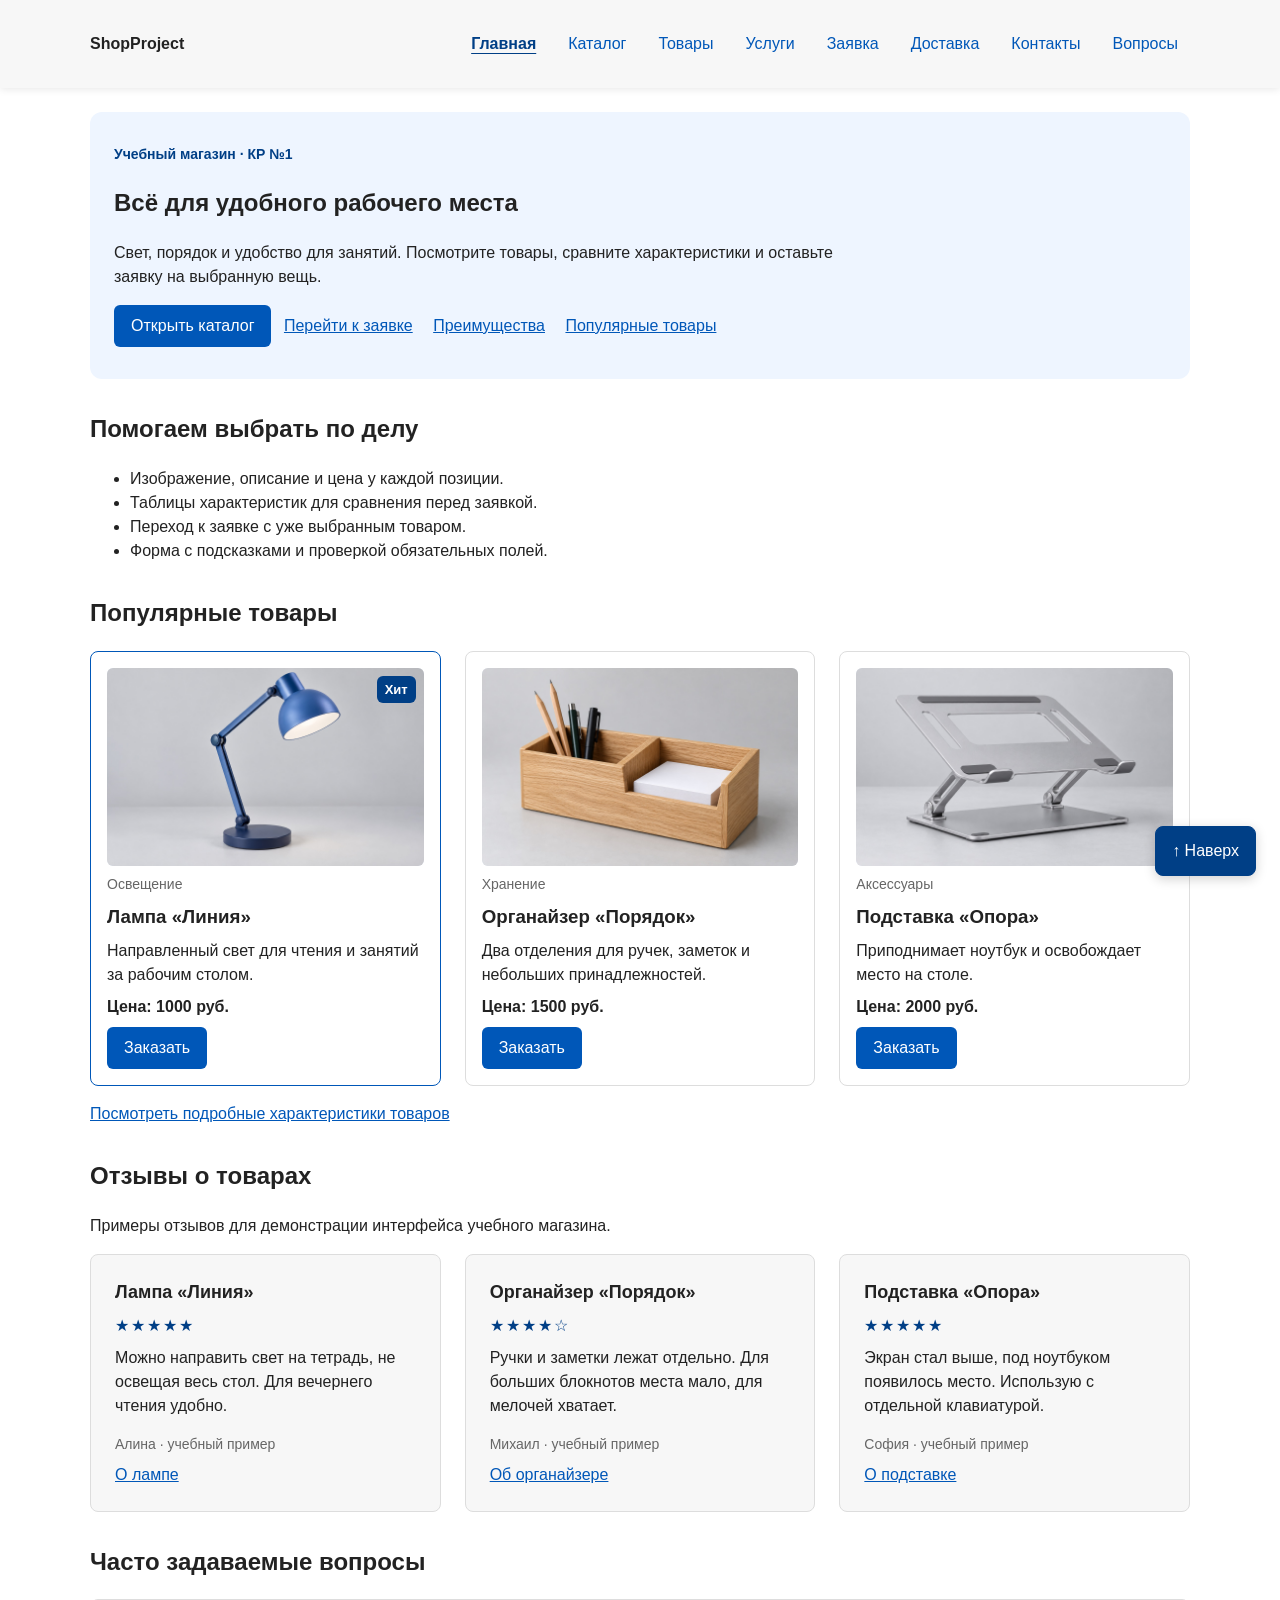
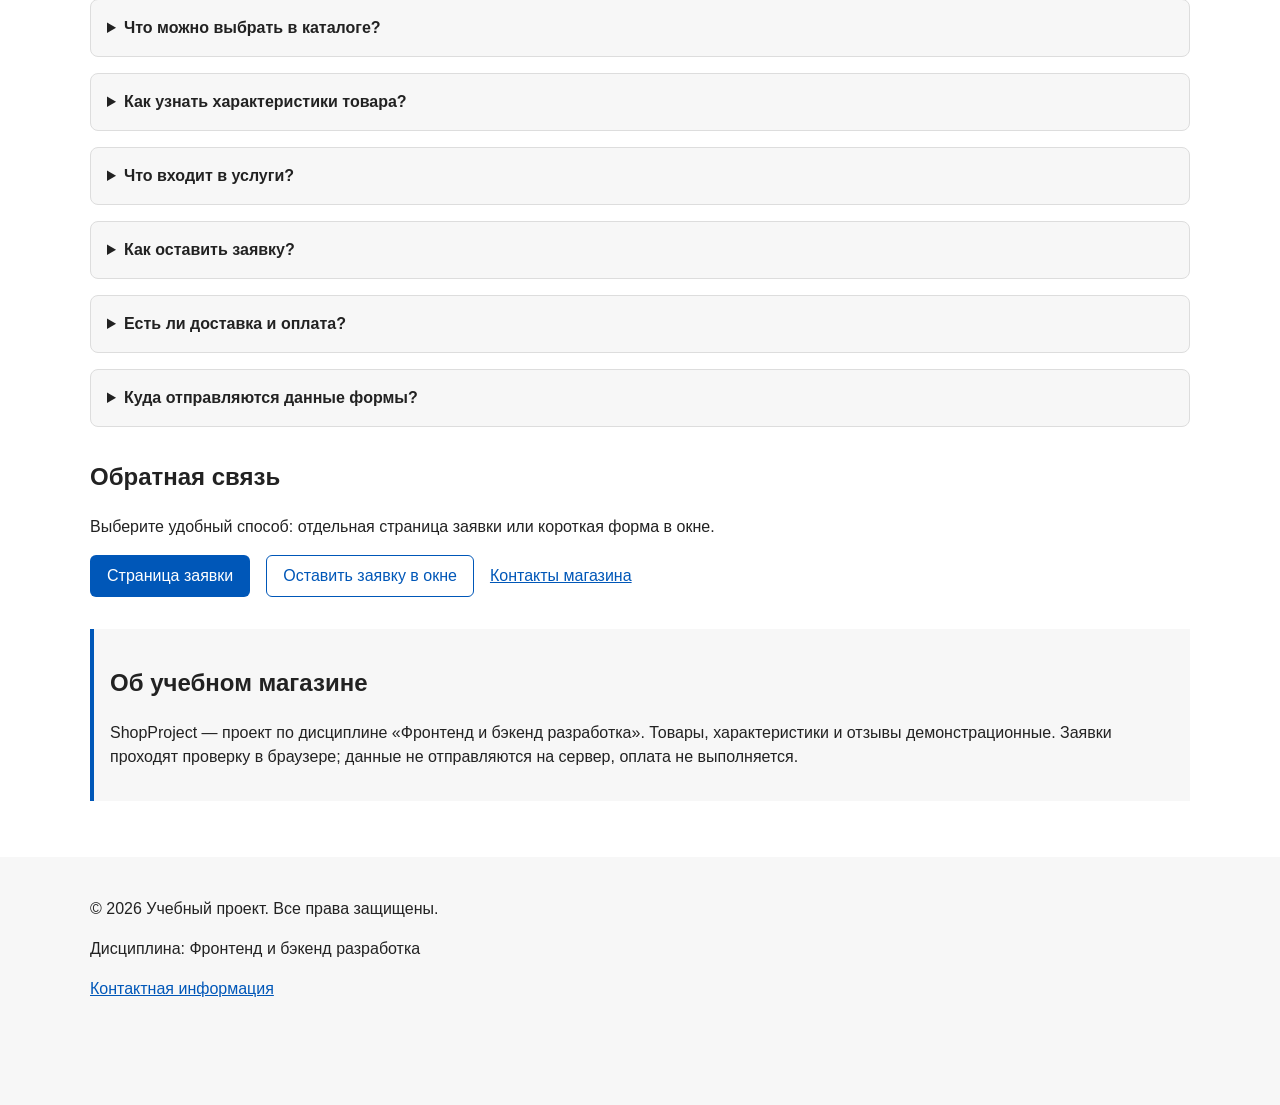
<file: index.html>
<!DOCTYPE html>
<html lang="ru">
<head>
  <meta charset="UTF-8">
  <meta name="viewport" content="width=device-width, initial-scale=1.0">
  <meta name="description" content="ShopProject: товары и услуги для рабочего места. Каталог, характеристики, отзывы и учебная форма заявки.">
  <title>Товары для рабочего места — ShopProject</title>
  <meta property="og:type" content="website">
  <meta property="og:locale" content="ru_RU">
  <meta property="og:site_name" content="ShopProject">
  <meta property="og:title" content="Товары для рабочего места — ShopProject">
  <meta property="og:description" content="ShopProject: товары и услуги для рабочего места. Каталог, характеристики, отзывы и учебная форма заявки.">
  <meta property="og:url" content="https://destroffik-code.github.io/kr1-html-css-shop/">
  <meta property="og:image" content="https://destroffik-code.github.io/kr1-html-css-shop/images/preview.jpg">
  <meta property="og:image:width" content="1200">
  <meta property="og:image:height" content="630">
  <meta property="og:image:alt" content="ShopProject — учебный интернет-магазин">
  <link rel="stylesheet" href="css/style.css">
  <script src="js/main.js" defer></script>
</head>
<body class="page" id="top">
  <a class="skip-link" href="#main-content">К содержимому</a>
  <header class="site-header">
    <div class="site-header__inner">
      <a class="site-header__logo" href="index.html">ShopProject</a>
      <nav class="site-nav" aria-label="Основная навигация">
        <ul class="site-nav__list">
          <li class="site-nav__item"><a class="site-nav__link site-nav__link--active" href="index.html" aria-current="page">Главная</a></li>
          <li class="site-nav__item"><a class="site-nav__link" href="catalog.html">Каталог</a></li>
          <li class="site-nav__item"><a class="site-nav__link" href="product.html">Товары</a></li>
          <li class="site-nav__item"><a class="site-nav__link" href="services.html">Услуги</a></li>
          <li class="site-nav__item"><a class="site-nav__link" href="order.html">Заявка</a></li>
          <li class="site-nav__item"><a class="site-nav__link" href="delivery.html">Доставка</a></li>
          <li class="site-nav__item"><a class="site-nav__link" href="contacts.html">Контакты</a></li>
          <li class="site-nav__item"><a class="site-nav__link" href="index.html#faq">Вопросы</a></li>
        </ul>
      </nav>
    </div>
  </header>
  <main class="page__main" id="main-content" tabindex="-1">
    <section class="hero">
      <p class="hero__eyebrow">Учебный магазин · КР №1</p>
      <h1 class="hero__title">Всё для удобного рабочего места</h1>
      <p class="hero__description">Свет, порядок и удобство для занятий. Посмотрите товары,
        сравните характеристики и оставьте заявку на выбранную вещь.</p>
      <a class="button button--primary" href="catalog.html">Открыть каталог</a>
      <a class="hero__link" href="order.html">Перейти к заявке</a>
      <a class="hero__link" href="#advantages">Преимущества</a>
      <a class="hero__link" href="#popular">Популярные товары</a>
    </section>

    <section class="section" id="advantages">
      <h2 class="section__title">Помогаем выбрать по делу</h2>
      <ul class="advantages-list">
        <li class="advantages-list__item">Изображение, описание и цена у каждой позиции.</li>
        <li class="advantages-list__item">Таблицы характеристик для сравнения перед заявкой.</li>
        <li class="advantages-list__item">Переход к заявке с уже выбранным товаром.</li>
        <li class="advantages-list__item">Форма с подсказками и проверкой обязательных полей.</li>
      </ul>
    </section>

    <section class="section" id="popular">
      <h2 class="section__title">Популярные товары</h2>
      <div class="products-grid">
        <article class="product-card product-card--featured">
          <span class="product-card__badge">Хит</span>
          <a class="product-card__image-link" href="product.html#lamp" aria-label="Подробнее: Лампа «Линия»">
            <img class="product-card__image" src="images/lamp.jpg" alt="Синяя настольная лампа с шарнирной стойкой и круглым тёмным основанием" width="640" height="400" loading="lazy" decoding="async">
          </a>
          <p class="product-card__category">Освещение</p>
          <h3 class="product-card__title"><a class="product-card__title-link" href="product.html#lamp">Лампа «Линия»</a></h3>
          <p class="product-card__description">Направленный свет для чтения и занятий за рабочим столом.</p>
          <p class="product-card__price">Цена: 1000 руб.</p>
          <button class="button button--primary product-card__button" type="button" data-product="Лампа «Линия»">Заказать</button>
        </article>

        <article class="product-card">
          <a class="product-card__image-link" href="product.html#organizer" aria-label="Подробнее: Органайзер «Порядок»">
            <img class="product-card__image" src="images/organizer.jpg" alt="Деревянный органайзер с двумя отделениями для карандашей, ручек и бумаги" width="640" height="400" loading="lazy" decoding="async">
          </a>
          <p class="product-card__category">Хранение</p>
          <h3 class="product-card__title"><a class="product-card__title-link" href="product.html#organizer">Органайзер «Порядок»</a></h3>
          <p class="product-card__description">Два отделения для ручек, заметок и небольших принадлежностей.</p>
          <p class="product-card__price">Цена: 1500 руб.</p>
          <button class="button button--primary product-card__button" type="button" data-product="Органайзер «Порядок»">Заказать</button>
        </article>

        <article class="product-card">

          <a class="product-card__image-link" href="product.html#stand" aria-label="Подробнее: Подставка «Опора»">
            <img class="product-card__image" src="images/stand.jpg" alt="Серебристая алюминиевая подставка для ноутбука с нескользящими накладками" width="640" height="400" loading="lazy" decoding="async">
          </a>
          <p class="product-card__category">Аксессуары</p>
          <h3 class="product-card__title"><a class="product-card__title-link" href="product.html#stand">Подставка «Опора»</a></h3>
          <p class="product-card__description">Приподнимает ноутбук и освобождает место на столе.</p>
          <p class="product-card__price">Цена: 2000 руб.</p>
          <button class="button button--primary product-card__button" type="button" data-product="Подставка «Опора»">Заказать</button>
        </article>
      </div>
      <p><a href="product.html">Посмотреть подробные характеристики товаров</a></p>
    </section>

    <section class="section" id="reviews" aria-labelledby="reviews-title">
      <h2 class="section__title" id="reviews-title">Отзывы о товарах</h2>
      <p class="section__description">Примеры отзывов для демонстрации интерфейса учебного магазина.</p>
      <div class="reviews-grid">
        <article class="review-card">
          <h3 class="review-card__title">Лампа «Линия»</h3>
          <p class="review-card__rating" aria-label="Оценка 5 из 5">★★★★★</p>
          <blockquote class="review-card__quote">Можно направить свет на тетрадь, не освещая весь стол. Для вечернего чтения удобно.</blockquote>
          <p class="review-card__author">Алина · учебный пример</p>
          <a class="review-card__link" href="product.html#lamp">О лампе</a>
        </article>
        <article class="review-card">
          <h3 class="review-card__title">Органайзер «Порядок»</h3>
          <p class="review-card__rating" aria-label="Оценка 4 из 5">★★★★☆</p>
          <blockquote class="review-card__quote">Ручки и заметки лежат отдельно. Для больших блокнотов места мало, для мелочей хватает.</blockquote>
          <p class="review-card__author">Михаил · учебный пример</p>
          <a class="review-card__link" href="product.html#organizer">Об органайзере</a>
        </article>
        <article class="review-card">
          <h3 class="review-card__title">Подставка «Опора»</h3>
          <p class="review-card__rating" aria-label="Оценка 5 из 5">★★★★★</p>
          <blockquote class="review-card__quote">Экран стал выше, под ноутбуком появилось место. Использую с отдельной клавиатурой.</blockquote>
          <p class="review-card__author">София · учебный пример</p>
          <a class="review-card__link" href="product.html#stand">О подставке</a>
        </article>
      </div>
    </section>

    <section class="section" id="faq" aria-labelledby="faq-title">
      <h2 class="section__title" id="faq-title">Часто задаваемые вопросы</h2>
      <div class="faq">
        <details class="faq__item">
          <summary class="faq__question">Что можно выбрать в каталоге?</summary>
          <p class="faq__answer">В каталоге представлены четыре товара для рабочего стола: лампа «Линия», органайзер «Порядок», подставка для ноутбука «Опора» и коврик «Контур». Лампа помогает направить свет на рабочую поверхность, органайзер — разложить принадлежности, подставка — приподнять ноутбук, а коврик — защитить стол и выделить место для клавиатуры и мыши. У каждой позиции есть изображение, краткое описание и цена.</p>
          <p class="faq__answer">Также можно выбрать две услуги: подбор рабочего места и организацию стола. Они подойдут, если нужна помощь с выбором принадлежностей или их размещением. Из <a href="catalog.html">каталога</a> можно перейти к подробному описанию любой позиции и оставить заявку. Все товары, услуги и цены представлены в рамках учебного проекта.</p>
        </details>
        <details class="faq__item">
          <summary class="faq__question">Как узнать характеристики товара?</summary>
          <p class="faq__answer">Нажмите на изображение или название нужного товара в каталоге: ссылка откроет его раздел на <a href="product.html">странице характеристик</a>. Там размещены увеличенная иллюстрация, описание назначения, цена и таблица параметров. В таблицах указаны материалы, размеры и другие сведения, которые помогают оценить, подходит ли вещь для вашего рабочего места.</p>
          <p class="faq__answer">Перед выбором лампы посмотрите её высоту, питание и источник света; у органайзера — размеры и количество отделений; у подставки — допустимый размер ноутбука; у коврика — габариты и материал. Между товарами можно переходить по ссылкам в начале страницы. Если после сравнения остались вопросы, перейдите к заявке и укажите их в комментарии.</p>
        </details>
        <details class="faq__item">
          <summary class="faq__question">Что входит в услуги?</summary>
          <p class="faq__answer">Услуга «Подбор рабочего места» включает обсуждение ваших задач и размеров стола, подбор освещения и аксессуаров из каталога, а также рекомендации по их сочетанию. Услуга «Организация стола» посвящена размещению ноутбука и принадлежностей, хранению мелочей и укладке проводов. Её результат описан как схема размещения вещей и памятка по поддержанию порядка.</p>
          <p class="faq__answer">Обе услуги представлены в формате дистанционной консультации продолжительностью 30 минут. Для обсуждения понадобятся размеры стола и описание того, как вы работаете или учитесь. Демонстрационная стоимость подбора — 700 руб., организации стола — 1200 руб.; покупка товаров и выезд специалиста в неё не входят. Подробности и кнопки заявки находятся на <a href="services.html">странице услуг</a>. Фактически консультации в учебном проекте не проводятся.</p>
        </details>
        <details class="faq__item">
          <summary class="faq__question">Как оставить заявку?</summary>
          <p class="faq__answer">Выберите товар или услугу и нажмите «Оставить заявку» в каталоге либо на странице описания. Откроется форма с уже выбранной позицией и темой обращения. Если нужен общий вопрос, перейдите на <a href="order.html">страницу заявки</a> через меню и оставьте вариант без выбора позиции. На главной странице также доступна короткая форма в модальном окне.</p>
          <p class="faq__answer">Укажите имя длиной от двух символов, e-mail и телефон в формате +7 (900) 000-00-00, выберите тему и отметьте согласие. Дату связи и комментарий можно заполнить по желанию: например, описать размеры стола или вопрос о товаре. После нажатия «Отправить заявку» браузер проверит поля и подскажет, что исправить. При успешной проверке форма очистится и появится учебное сообщение; данные на сервер не отправляются.</p>
        </details>
        <details class="faq__item">
          <summary class="faq__question">Есть ли доставка и оплата?</summary>
          <p class="faq__answer">На странице <a href="delivery.html">«Доставка и заявка»</a> приведён пример условий получения товаров: бесплатный самовывоз в Москве или курьерская доставка по городу за 300 руб. Ориентировочный срок доставки в этом сценарии — 2–3 рабочих дня. Стоимость доставки указывается отдельно и не включена в цену товара в каталоге; адрес и время в реальном магазине согласовывались бы после заявки.</p>
          <p class="faq__answer">Для услуг предусмотрен пример дистанционной консультации, поэтому доставка для них не требуется. Сайт демонстрирует выбор позиции и заполнение формы: реальные заказы не оформляются, товары не отправляются, оплата не принимается. Вводить платёжные данные или переводить деньги не нужно. Подробнее о получении товаров, формате услуг и последовательности заявки можно прочитать на странице условий.</p>
        </details>
        <details class="faq__item">
          <summary class="faq__question">Куда отправляются данные формы?</summary>
          <p class="faq__answer">Данные формы обрабатываются только в вашем браузере. При нажатии «Отправить заявку» проверяются обязательные поля, длина имени, формат e-mail и телефона, выбранная тема и отметка согласия. Если обнаружена ошибка, поле выделяется, а браузер показывает подсказку. После исправления данных проверку можно повторить.</p>
          <p class="faq__answer">При успешной проверке поля очищаются и появляется сообщение о том, что заявка проверена. Форма не отправляет введённые сведения на сервер, не записывает их в базу данных и не пересылает по электронной почте. Поэтому сообщение не означает, что магазин получил заказ или свяжется с вами. Для знакомства с формой можно использовать демонстрационные контактные данные; этот сценарий показывает работу интерфейса учебного проекта.</p>
        </details>
      </div>
    </section>

    <section class="section" id="contacts">
      <h2 class="section__title">Обратная связь</h2>
      <p>Выберите удобный способ: отдельная страница заявки или короткая форма в окне.</p>
      <div class="action-list">
        <a class="button button--primary" href="order.html">Страница заявки</a>
        <button class="button button--secondary" type="button" data-open-order>Оставить заявку в окне</button>
        <a href="contacts.html">Контакты магазина</a>
      </div>
      <p class="success-message" id="success-message" role="status" tabindex="-1" hidden></p>
    </section>

    <aside class="aside-info">
      <h2 class="aside-info__title">Об учебном магазине</h2>
      <p>ShopProject — проект по дисциплине «Фронтенд и бэкенд разработка».
        Товары, характеристики и отзывы демонстрационные. Заявки проходят проверку в браузере;
        данные не отправляются на сервер, оплата не выполняется.</p>
    </aside>
  </main>
  <footer class="site-footer">
    <div class="site-footer__inner">
      <p>&copy; 2026 Учебный проект. Все права защищены.</p>
      <p>Дисциплина: Фронтенд и бэкенд разработка</p>
      <p><a href="contacts.html">Контактная информация</a></p>
    </div>
  </footer>
  <a class="back-to-top" href="#top" aria-label="Наверх страницы">↑ Наверх</a>
<dialog class="order-dialog" id="order-dialog" aria-labelledby="order-dialog-title">
  <h2 class="order-dialog__title" id="order-dialog-title" tabindex="-1" autofocus>Оформление заявки</h2>

  <p class="order-dialog__product" id="selected-product-label" hidden></p>
  <form class="order-form" id="order-form" action="#" method="post" novalidate>
    <input id="selected-product" name="selected-product" type="hidden">

    <div class="order-form__field">
      <label class="order-form__label" for="order-name">Имя</label>
      <input class="order-form__input"
        id="order-name"
        name="name"
        type="text"
        placeholder="Введите ваше имя"
        minlength="2"
        autocomplete="given-name"
        required
      >
    </div>

    <div class="order-form__field">
      <label class="order-form__label" for="order-email">E-mail</label>
      <input class="order-form__input"
        id="order-email"
        name="email"
        type="email"
        placeholder="example@mail.ru"
        autocomplete="email"
        required
      >
    </div>

    <div class="order-form__field">
      <label class="order-form__label" for="order-phone">Телефон</label>
      <input class="order-form__input"
        id="order-phone"
        aria-describedby="order-phone-hint"
        name="phone"
        autocomplete="tel"
        type="tel"
        inputmode="tel"
        placeholder="+7 (900) 000-00-00"
        pattern="^\+7 \(\d{3}\) \d{3}-\d{2}-\d{2}$"
        required
      >
      <small class="order-form__hint" id="order-phone-hint">Формат: +7 (900) 000-00-00</small>
    </div>

    <div class="order-form__field">
      <label class="order-form__label" for="order-date">Дата связи</label>
      <input class="order-form__input"
        id="order-date"
        name="date"
        type="date"
      >
    </div>

    <div class="order-form__field">
      <label class="order-form__label" for="order-topic">Тема заявки</label>
      <select class="order-form__select" id="order-topic" name="topic" required>
        <option value="">Выберите тему</option>
        <option value="product">Заказ товара</option>
        <option value="consultation">Консультация</option>
        <option value="delivery">Доставка</option>
      </select>
    </div>

    <div class="order-form__field">
      <label class="order-form__label" for="order-comment">Комментарий</label>
      <textarea class="order-form__textarea"
        id="order-comment"
        name="comment"
        rows="4"
        placeholder="Укажите дополнительную информацию"
      ></textarea>
    </div>

    <div class="order-form__field">
      <label class="order-form__label" for="order-agreement">
        <input class="order-form__input order-form__input--checkbox"
          id="order-agreement"
          name="agreement"
          type="checkbox"
          required
        >
        Я согласен на обработку данных
      </label>
    </div>

    <div class="order-form__actions">
      <button class="button button--secondary" type="button" id="close-order-dialog">Закрыть</button>
      <button class="button button--primary" type="submit">Отправить заявку</button>
    </div>
  </form>
</dialog>
</body>
</html>
</file>
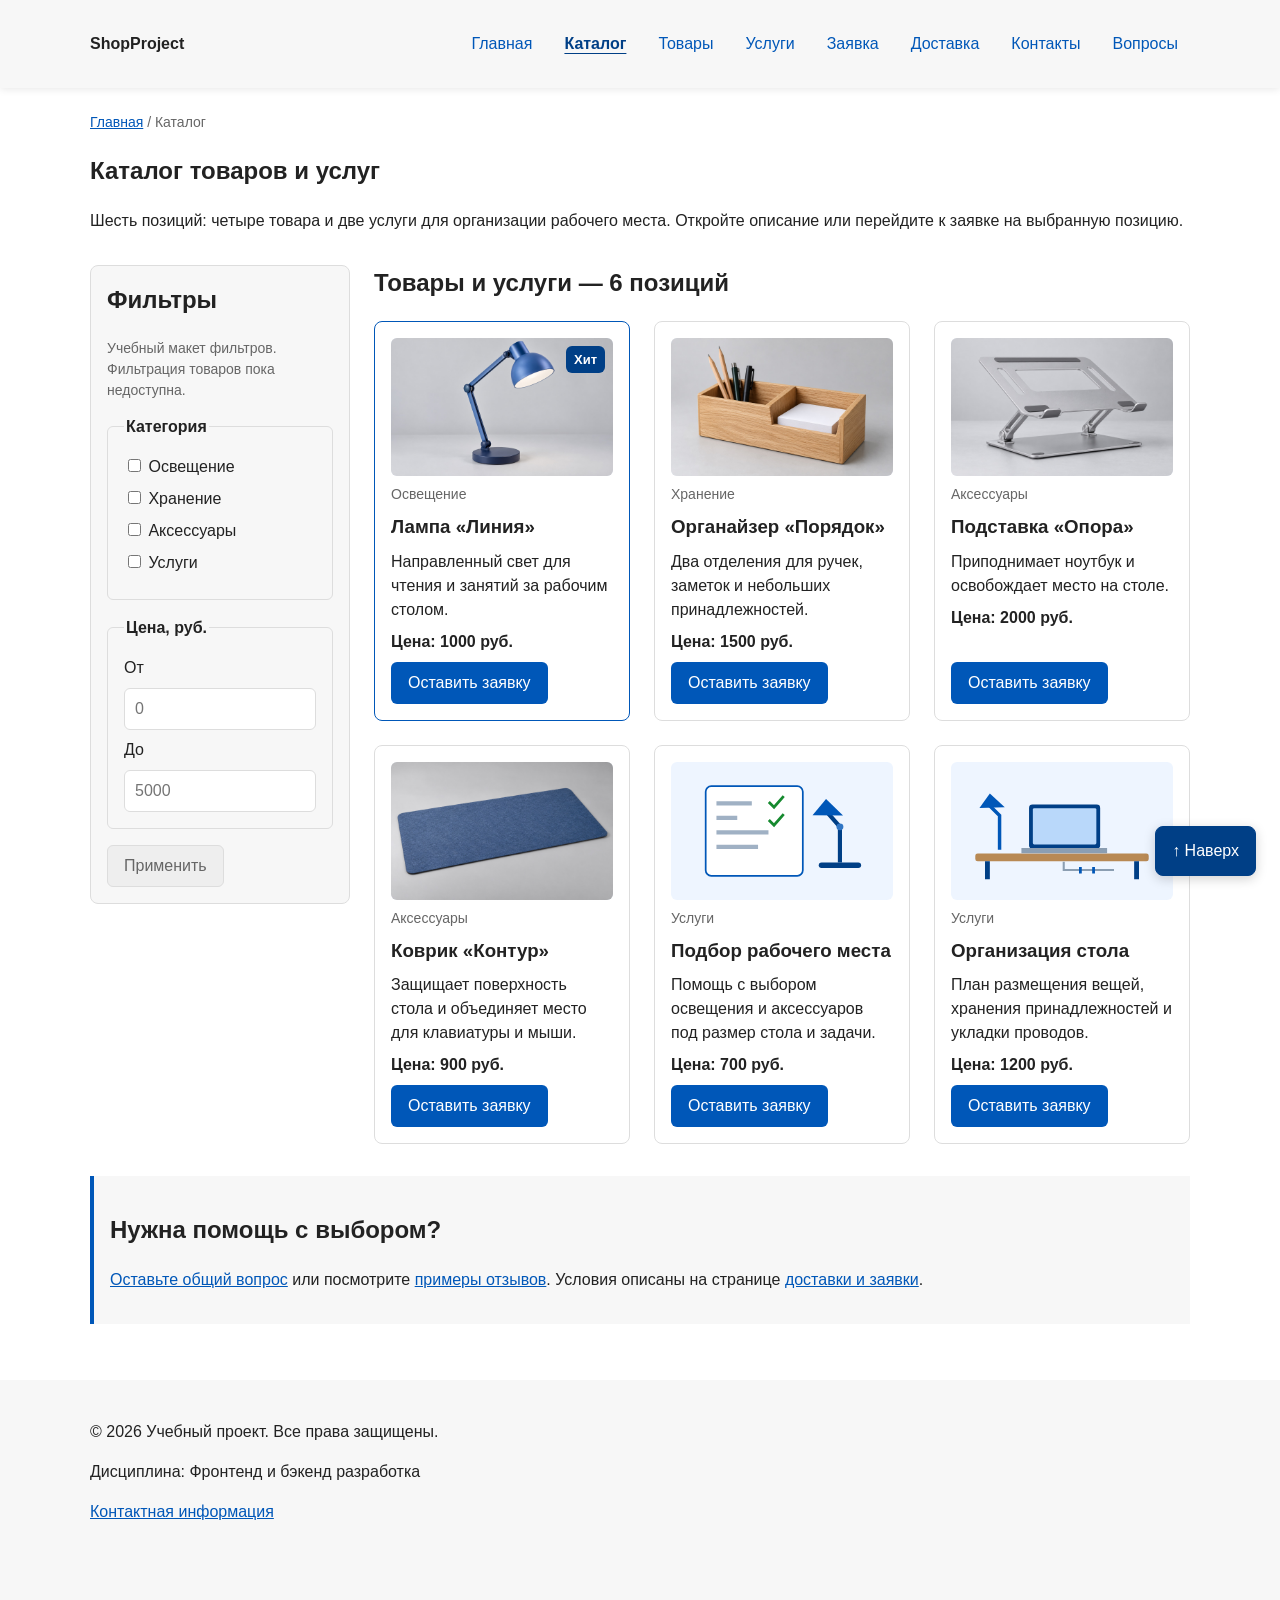
<file: catalog.html>
<!DOCTYPE html>
<html lang="ru">
<head>
  <meta charset="UTF-8">
  <meta name="viewport" content="width=device-width, initial-scale=1.0">
  <meta name="description" content="Четыре товара и две услуги для рабочего места: цены, категории и подробные описания.">
  <title>Каталог товаров и услуг — ShopProject</title>
  <meta property="og:type" content="website">
  <meta property="og:locale" content="ru_RU">
  <meta property="og:site_name" content="ShopProject">
  <meta property="og:title" content="Каталог товаров и услуг — ShopProject">
  <meta property="og:description" content="Четыре товара и две услуги для рабочего места: цены, категории и подробные описания.">
  <meta property="og:url" content="https://destroffik-code.github.io/kr1-html-css-shop/catalog.html">
  <meta property="og:image" content="https://destroffik-code.github.io/kr1-html-css-shop/images/preview.jpg">
  <meta property="og:image:width" content="1200">
  <meta property="og:image:height" content="630">
  <meta property="og:image:alt" content="ShopProject — учебный интернет-магазин">
  <link rel="stylesheet" href="css/style.css">
</head>
<body class="page" id="top">
  <a class="skip-link" href="#main-content">К содержимому</a>
  <header class="site-header">
    <div class="site-header__inner">
      <a class="site-header__logo" href="index.html">ShopProject</a>
      <nav class="site-nav" aria-label="Основная навигация">
        <ul class="site-nav__list">
          <li class="site-nav__item"><a class="site-nav__link" href="index.html">Главная</a></li>
          <li class="site-nav__item"><a class="site-nav__link site-nav__link--active" href="catalog.html" aria-current="page">Каталог</a></li>
          <li class="site-nav__item"><a class="site-nav__link" href="product.html">Товары</a></li>
          <li class="site-nav__item"><a class="site-nav__link" href="services.html">Услуги</a></li>
          <li class="site-nav__item"><a class="site-nav__link" href="order.html">Заявка</a></li>
          <li class="site-nav__item"><a class="site-nav__link" href="delivery.html">Доставка</a></li>
          <li class="site-nav__item"><a class="site-nav__link" href="contacts.html">Контакты</a></li>
          <li class="site-nav__item"><a class="site-nav__link" href="index.html#faq">Вопросы</a></li>
        </ul>
      </nav>
    </div>
  </header>
  <main class="page__main" id="main-content" tabindex="-1">
    <nav class="breadcrumbs" aria-label="Хлебные крошки">
      <a class="breadcrumbs__link" href="index.html">Главная</a>
      <span class="breadcrumbs__current" aria-current="page">Каталог</span>
    </nav>
    <section class="section">
      <h1 class="section__heading">Каталог товаров и услуг</h1>
      <p>Шесть позиций: четыре товара и две услуги для организации рабочего места.
        Откройте описание или перейдите к заявке на выбранную позицию.</p>
    </section>
    <div class="catalog-layout">
      <aside class="catalog-filters" aria-labelledby="filters-title">
        <h2 class="catalog-filters__title" id="filters-title">Фильтры</h2>
        <p id="filters-note" class="catalog-filters__note">
          Учебный макет фильтров. Фильтрация товаров пока недоступна.
        </p>
        <form class="catalog-filters__form" action="catalog.html" method="get" aria-describedby="filters-note">
          <fieldset class="catalog-filters__group">
            <legend class="catalog-filters__legend">Категория</legend>
            <label class="catalog-filters__label">
              <input class="catalog-filters__checkbox" type="checkbox" name="category" value="lighting">
              Освещение
            </label>
            <label class="catalog-filters__label">
              <input class="catalog-filters__checkbox" type="checkbox" name="category" value="storage">
              Хранение
            </label>
            <label class="catalog-filters__label">
              <input class="catalog-filters__checkbox" type="checkbox" name="category" value="accessories">
              Аксессуары
            </label>
            <label class="catalog-filters__label">
              <input class="catalog-filters__checkbox" type="checkbox" name="category" value="services">
              Услуги
            </label>
          </fieldset>

          <fieldset class="catalog-filters__group">
            <legend class="catalog-filters__legend">Цена, руб.</legend>
            <label class="catalog-filters__label" for="price-from">От</label>
            <input class="catalog-filters__input" id="price-from" name="price-from" type="number" min="0" placeholder="0">
            <label class="catalog-filters__label catalog-filters__label--range-end" for="price-to">До</label>
            <input class="catalog-filters__input" id="price-to" name="price-to" type="number" min="0" placeholder="5000">
          </fieldset>

          <button class="button button--primary catalog-filters__button" type="submit" disabled>Применить</button>
        </form>
      </aside>
      <section class="catalog-products" aria-labelledby="products-title">
        <h2 class="catalog-products__title" id="products-title">Товары и услуги — 6 позиций</h2>
        <div class="products-grid">
        <article class="product-card product-card--featured">
          <span class="product-card__badge">Хит</span>
          <a class="product-card__image-link" href="product.html#lamp" aria-label="Подробнее: Лампа «Линия»">
            <img class="product-card__image" src="images/lamp.jpg" alt="Синяя настольная лампа с шарнирной стойкой и круглым тёмным основанием" width="640" height="400" loading="lazy" decoding="async">
          </a>
          <p class="product-card__category">Освещение</p>
          <h3 class="product-card__title"><a class="product-card__title-link" href="product.html#lamp">Лампа «Линия»</a></h3>
          <p class="product-card__description">Направленный свет для чтения и занятий за рабочим столом.</p>
          <p class="product-card__price">Цена: 1000 руб.</p>
          <a class="button button--primary product-card__button" href="order.html?product=lamp">Оставить заявку</a>
        </article>

        <article class="product-card">
          <a class="product-card__image-link" href="product.html#organizer" aria-label="Подробнее: Органайзер «Порядок»">
            <img class="product-card__image" src="images/organizer.jpg" alt="Деревянный органайзер с двумя отделениями для карандашей, ручек и бумаги" width="640" height="400" loading="lazy" decoding="async">
          </a>
          <p class="product-card__category">Хранение</p>
          <h3 class="product-card__title"><a class="product-card__title-link" href="product.html#organizer">Органайзер «Порядок»</a></h3>
          <p class="product-card__description">Два отделения для ручек, заметок и небольших принадлежностей.</p>
          <p class="product-card__price">Цена: 1500 руб.</p>
          <a class="button button--primary product-card__button" href="order.html?product=organizer">Оставить заявку</a>
        </article>

        <article class="product-card">

          <a class="product-card__image-link" href="product.html#stand" aria-label="Подробнее: Подставка «Опора»">
            <img class="product-card__image" src="images/stand.jpg" alt="Серебристая алюминиевая подставка для ноутбука с нескользящими накладками" width="640" height="400" loading="lazy" decoding="async">
          </a>
          <p class="product-card__category">Аксессуары</p>
          <h3 class="product-card__title"><a class="product-card__title-link" href="product.html#stand">Подставка «Опора»</a></h3>
          <p class="product-card__description">Приподнимает ноутбук и освобождает место на столе.</p>
          <p class="product-card__price">Цена: 2000 руб.</p>
          <a class="button button--primary product-card__button" href="order.html?product=stand">Оставить заявку</a>
        </article>

        <article class="product-card">
          <a class="product-card__image-link" href="product.html#mat" aria-label="Подробнее: Коврик «Контур»">
            <img class="product-card__image" src="images/mat.jpg" alt="Синий войлочный коврик с закруглёнными углами и тёмной нескользящей основой" width="640" height="400" loading="lazy" decoding="async">
          </a>
          <p class="product-card__category">Аксессуары</p>
          <h3 class="product-card__title"><a class="product-card__title-link" href="product.html#mat">Коврик «Контур»</a></h3>
          <p class="product-card__description">Защищает поверхность стола и объединяет место для клавиатуры и мыши.</p>
          <p class="product-card__price">Цена: 900 руб.</p>
          <a class="button button--primary product-card__button" href="order.html?product=mat">Оставить заявку</a>
        </article>
        <article class="product-card">
          <a class="product-card__image-link" href="services.html#selection" aria-label="Подробнее: Подбор рабочего места">
            <img class="product-card__image" src="images/selection.svg" alt="План рабочего места с лампой и списком подобранных принадлежностей" width="640" height="400" loading="lazy" decoding="async">
          </a>
          <p class="product-card__category">Услуги</p>
          <h3 class="product-card__title"><a class="product-card__title-link" href="services.html#selection">Подбор рабочего места</a></h3>
          <p class="product-card__description">Помощь с выбором освещения и аксессуаров под размер стола и задачи.</p>
          <p class="product-card__price">Цена: 700 руб.</p>
          <a class="button button--primary product-card__button" href="order.html?product=selection">Оставить заявку</a>
        </article>
        <article class="product-card">
          <a class="product-card__image-link" href="services.html#setup" aria-label="Подробнее: Организация стола">
            <img class="product-card__image" src="images/setup.svg" alt="Рабочий стол с ноутбуком, лампой и аккуратно уложенными проводами" width="640" height="400" loading="lazy" decoding="async">
          </a>
          <p class="product-card__category">Услуги</p>
          <h3 class="product-card__title"><a class="product-card__title-link" href="services.html#setup">Организация стола</a></h3>
          <p class="product-card__description">План размещения вещей, хранения принадлежностей и укладки проводов.</p>
          <p class="product-card__price">Цена: 1200 руб.</p>
          <a class="button button--primary product-card__button" href="order.html?product=setup">Оставить заявку</a>
        </article>
        </div>
      </section>
    </div>
    <aside class="aside-info">
      <h2 class="aside-info__title">Нужна помощь с выбором?</h2>
      <p><a href="order.html">Оставьте общий вопрос</a> или посмотрите
        <a href="index.html#reviews">примеры отзывов</a>. Условия описаны на странице <a href="delivery.html">доставки и заявки</a>.</p>
    </aside>
  </main>
  <footer class="site-footer">
    <div class="site-footer__inner">
      <p>&copy; 2026 Учебный проект. Все права защищены.</p>
      <p>Дисциплина: Фронтенд и бэкенд разработка</p>
      <p><a href="contacts.html">Контактная информация</a></p>
    </div>
  </footer>
  <a class="back-to-top" href="#top" aria-label="Наверх страницы">↑ Наверх</a>

</body>
</html>
</file>
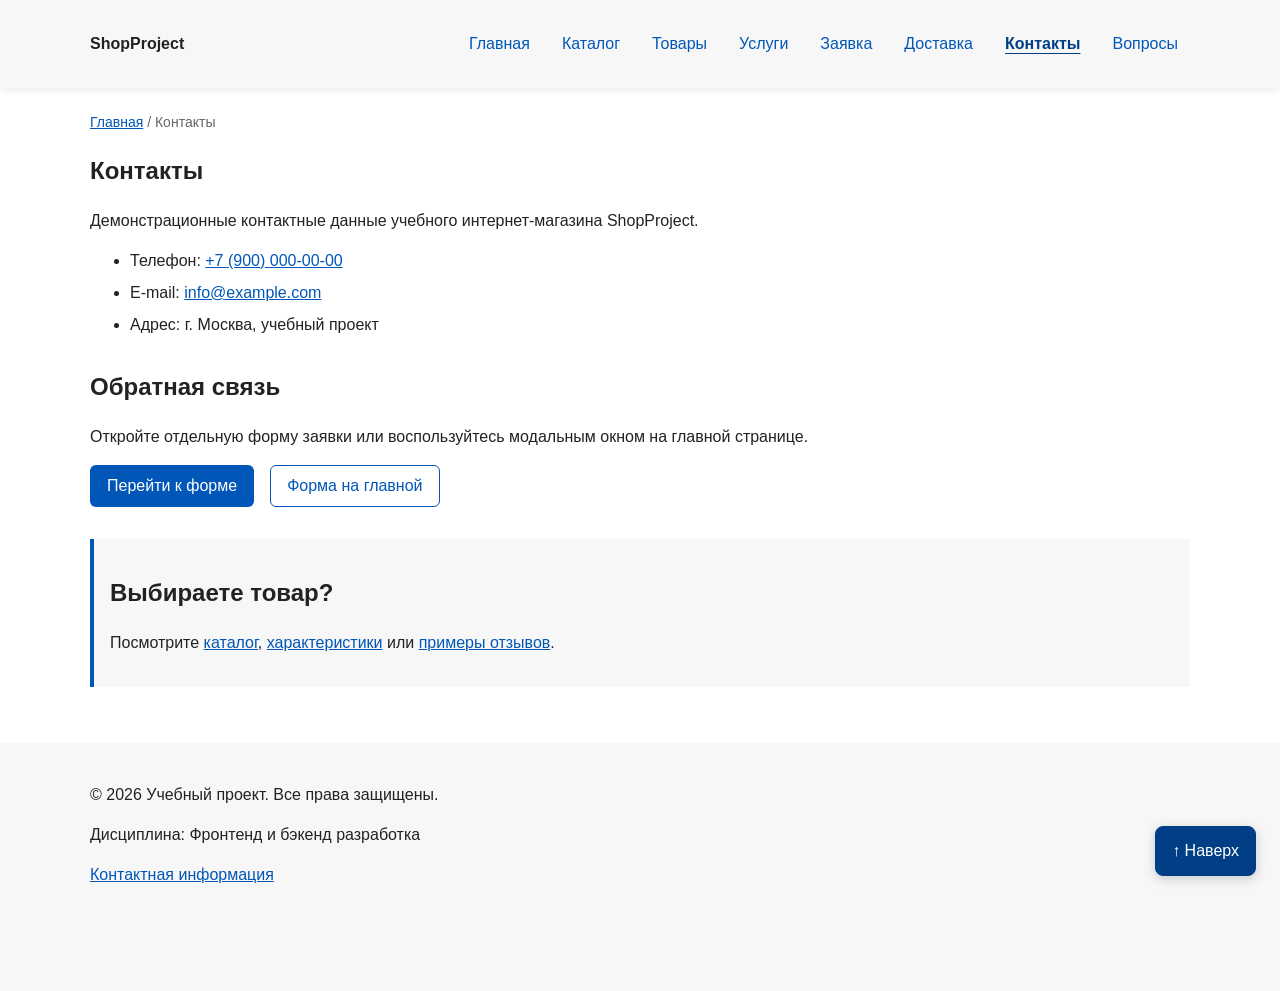
<file: contacts.html>
<!DOCTYPE html>
<html lang="ru">
<head>
  <meta charset="UTF-8">
  <meta name="viewport" content="width=device-width, initial-scale=1.0">
  <meta name="description" content="Контакты учебного магазина ShopProject: телефон, e-mail и ссылки на формы обращения.">
  <title>Контакты — ShopProject</title>
  <meta property="og:type" content="website">
  <meta property="og:locale" content="ru_RU">
  <meta property="og:site_name" content="ShopProject">
  <meta property="og:title" content="Контакты — ShopProject">
  <meta property="og:description" content="Контакты учебного магазина ShopProject: телефон, e-mail и ссылки на формы обращения.">
  <meta property="og:url" content="https://destroffik-code.github.io/kr1-html-css-shop/contacts.html">
  <meta property="og:image" content="https://destroffik-code.github.io/kr1-html-css-shop/images/preview.jpg">
  <meta property="og:image:width" content="1200">
  <meta property="og:image:height" content="630">
  <meta property="og:image:alt" content="ShopProject — учебный интернет-магазин">
  <link rel="stylesheet" href="css/style.css">
</head>
<body class="page" id="top">
  <a class="skip-link" href="#main-content">К содержимому</a>
  <header class="site-header">
    <div class="site-header__inner">
      <a class="site-header__logo" href="index.html">ShopProject</a>
      <nav class="site-nav" aria-label="Основная навигация">
        <ul class="site-nav__list">
          <li class="site-nav__item"><a class="site-nav__link" href="index.html">Главная</a></li>
          <li class="site-nav__item"><a class="site-nav__link" href="catalog.html">Каталог</a></li>
          <li class="site-nav__item"><a class="site-nav__link" href="product.html">Товары</a></li>
          <li class="site-nav__item"><a class="site-nav__link" href="services.html">Услуги</a></li>
          <li class="site-nav__item"><a class="site-nav__link" href="order.html">Заявка</a></li>
          <li class="site-nav__item"><a class="site-nav__link" href="delivery.html">Доставка</a></li>
          <li class="site-nav__item"><a class="site-nav__link site-nav__link--active" href="contacts.html" aria-current="page">Контакты</a></li>
          <li class="site-nav__item"><a class="site-nav__link" href="index.html#faq">Вопросы</a></li>
        </ul>
      </nav>
    </div>
  </header>
  <main class="page__main" id="main-content" tabindex="-1">
    <nav class="breadcrumbs" aria-label="Хлебные крошки">
      <a class="breadcrumbs__link" href="index.html">Главная</a>
      <span class="breadcrumbs__current" aria-current="page">Контакты</span>
    </nav>
    <section class="section">
      <h1 class="section__heading">Контакты</h1>
      <p>Демонстрационные контактные данные учебного интернет-магазина ShopProject.</p>
      <address class="contact-details">
        <ul class="contact-details__list">
          <li class="contact-details__item">Телефон: <a href="tel:+79000000000">+7 (900) 000-00-00</a></li>
          <li class="contact-details__item">E-mail: <a href="mailto:info@example.com">info@example.com</a></li>
          <li class="contact-details__item">Адрес: г. Москва, учебный проект</li>
        </ul>
      </address>
    </section>
    <section class="section" id="feedback">
      <h2 class="section__title">Обратная связь</h2>
      <p>Откройте отдельную форму заявки или воспользуйтесь модальным окном на главной странице.</p>
      <div class="action-list">
        <a class="button button--primary" href="order.html">Перейти к форме</a>
        <a class="button button--secondary" href="index.html#contacts">Форма на главной</a>
      </div>
    </section>
    <aside class="aside-info">
      <h2 class="aside-info__title">Выбираете товар?</h2>
      <p>Посмотрите <a href="catalog.html">каталог</a>,
        <a href="product.html">характеристики</a> или
        <a href="index.html#reviews">примеры отзывов</a>.</p>
    </aside>
  </main>
  <footer class="site-footer">
    <div class="site-footer__inner">
      <p>&copy; 2026 Учебный проект. Все права защищены.</p>
      <p>Дисциплина: Фронтенд и бэкенд разработка</p>
      <p><a href="contacts.html">Контактная информация</a></p>
    </div>
  </footer>
  <a class="back-to-top" href="#top" aria-label="Наверх страницы">↑ Наверх</a>

</body>
</html>
</file>
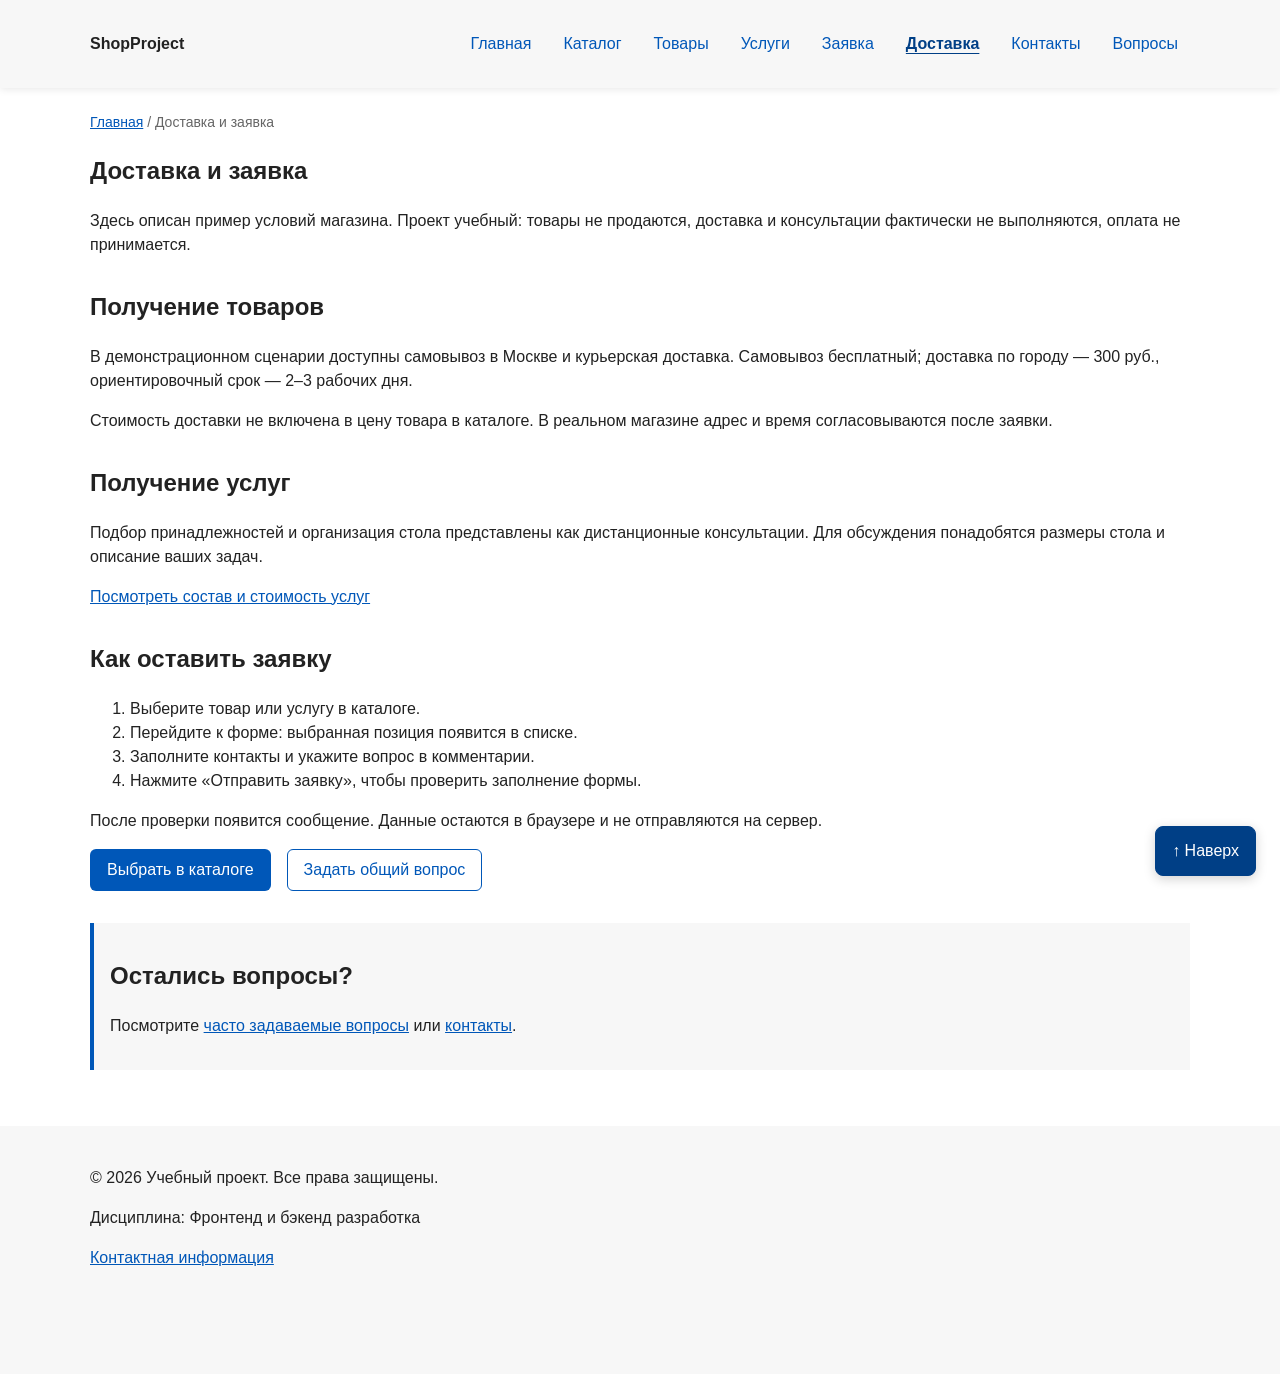
<file: delivery.html>
<!DOCTYPE html>
<html lang="ru">
<head>
  <meta charset="UTF-8">
  <meta name="viewport" content="width=device-width, initial-scale=1.0">
  <meta name="description" content="Демонстрационные условия доставки товаров, получения услуг и оформления учебной заявки.">
  <title>Доставка и заявка — ShopProject</title>
  <meta property="og:type" content="website">
  <meta property="og:locale" content="ru_RU">
  <meta property="og:site_name" content="ShopProject">
  <meta property="og:title" content="Доставка и заявка — ShopProject">
  <meta property="og:description" content="Демонстрационные условия доставки товаров, получения услуг и оформления учебной заявки.">
  <meta property="og:url" content="https://destroffik-code.github.io/kr1-html-css-shop/delivery.html">
  <meta property="og:image" content="https://destroffik-code.github.io/kr1-html-css-shop/images/preview.jpg">
  <meta property="og:image:width" content="1200">
  <meta property="og:image:height" content="630">
  <meta property="og:image:alt" content="ShopProject — учебный интернет-магазин">
  <link rel="stylesheet" href="css/style.css">
</head>
<body class="page" id="top">
  <a class="skip-link" href="#main-content">К содержимому</a>
  <header class="site-header">
    <div class="site-header__inner">
      <a class="site-header__logo" href="index.html">ShopProject</a>
      <nav class="site-nav" aria-label="Основная навигация">
        <ul class="site-nav__list">
          <li class="site-nav__item"><a class="site-nav__link" href="index.html">Главная</a></li>
          <li class="site-nav__item"><a class="site-nav__link" href="catalog.html">Каталог</a></li>
          <li class="site-nav__item"><a class="site-nav__link" href="product.html">Товары</a></li>
          <li class="site-nav__item"><a class="site-nav__link" href="services.html">Услуги</a></li>
          <li class="site-nav__item"><a class="site-nav__link" href="order.html">Заявка</a></li>
          <li class="site-nav__item"><a class="site-nav__link site-nav__link--active" href="delivery.html" aria-current="page">Доставка</a></li>
          <li class="site-nav__item"><a class="site-nav__link" href="contacts.html">Контакты</a></li>
          <li class="site-nav__item"><a class="site-nav__link" href="index.html#faq">Вопросы</a></li>
        </ul>
      </nav>
    </div>
  </header>
  <main class="page__main" id="main-content" tabindex="-1">
    <nav class="breadcrumbs" aria-label="Хлебные крошки">
      <a class="breadcrumbs__link" href="index.html">Главная</a>
      <span class="breadcrumbs__current" aria-current="page">Доставка и заявка</span>
    </nav>
    <section class="section">
      <h1 class="section__heading">Доставка и заявка</h1>
      <p>Здесь описан пример условий магазина. Проект учебный: товары не продаются, доставка и консультации фактически не выполняются, оплата не принимается.</p>
    </section>
    <section class="section">
      <h2 class="section__title">Получение товаров</h2>
      <p>В демонстрационном сценарии доступны самовывоз в Москве и курьерская доставка. Самовывоз бесплатный; доставка по городу — 300 руб., ориентировочный срок — 2–3 рабочих дня.</p>
      <p>Стоимость доставки не включена в цену товара в каталоге. В реальном магазине адрес и время согласовываются после заявки.</p>
    </section>
    <section class="section">
      <h2 class="section__title">Получение услуг</h2>
      <p>Подбор принадлежностей и организация стола представлены как дистанционные консультации. Для обсуждения понадобятся размеры стола и описание ваших задач.</p>
      <p><a href="services.html">Посмотреть состав и стоимость услуг</a></p>
    </section>
    <section class="section">
      <h2 class="section__title">Как оставить заявку</h2>
      <ol>
        <li>Выберите товар или услугу в каталоге.</li>
        <li>Перейдите к форме: выбранная позиция появится в списке.</li>
        <li>Заполните контакты и укажите вопрос в комментарии.</li>
        <li>Нажмите «Отправить заявку», чтобы проверить заполнение формы.</li>
      </ol>
      <p>После проверки появится сообщение. Данные остаются в браузере и не отправляются на сервер.</p>
      <div class="action-list">
        <a class="button button--primary" href="catalog.html">Выбрать в каталоге</a>
        <a class="button button--secondary" href="order.html">Задать общий вопрос</a>
      </div>
    </section>
    <aside class="aside-info">
      <h2 class="aside-info__title">Остались вопросы?</h2>
      <p>Посмотрите <a href="index.html#faq">часто задаваемые вопросы</a> или <a href="contacts.html">контакты</a>.</p>
    </aside>
  </main>
  <footer class="site-footer">
    <div class="site-footer__inner">
      <p>&copy; 2026 Учебный проект. Все права защищены.</p>
      <p>Дисциплина: Фронтенд и бэкенд разработка</p>
      <p><a href="contacts.html">Контактная информация</a></p>
    </div>
  </footer>
  <a class="back-to-top" href="#top" aria-label="Наверх страницы">↑ Наверх</a>

</body>
</html>
</file>
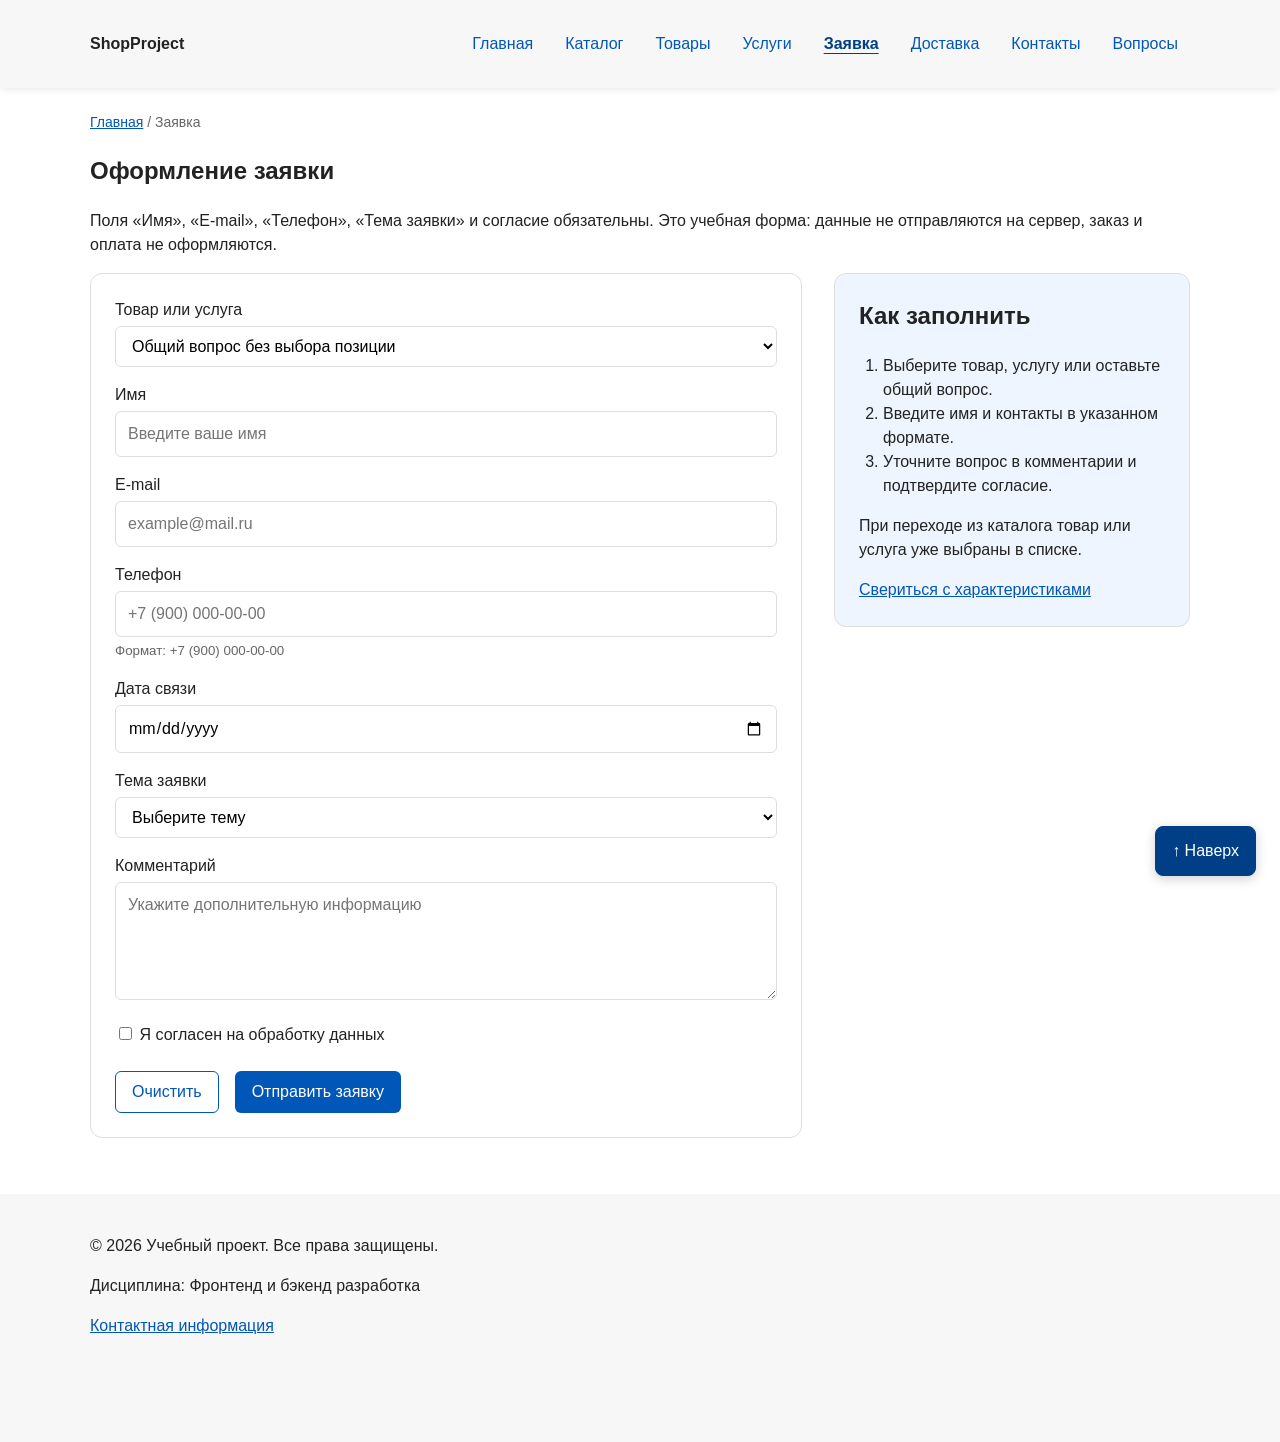
<file: order.html>
<!DOCTYPE html>
<html lang="ru">
<head>
  <meta charset="UTF-8">
  <meta name="viewport" content="width=device-width, initial-scale=1.0">
  <meta name="description" content="Учебная форма заявки ShopProject: выбранный товар или услуга, контактные данные, тема обращения и комментарий.">
  <title>Оформление заявки — ShopProject</title>
  <meta property="og:type" content="website">
  <meta property="og:locale" content="ru_RU">
  <meta property="og:site_name" content="ShopProject">
  <meta property="og:title" content="Оформление заявки — ShopProject">
  <meta property="og:description" content="Учебная форма заявки ShopProject: выбранный товар или услуга, контактные данные, тема обращения и комментарий.">
  <meta property="og:url" content="https://destroffik-code.github.io/kr1-html-css-shop/order.html">
  <meta property="og:image" content="https://destroffik-code.github.io/kr1-html-css-shop/images/preview.jpg">
  <meta property="og:image:width" content="1200">
  <meta property="og:image:height" content="630">
  <meta property="og:image:alt" content="ShopProject — учебный интернет-магазин">
  <link rel="stylesheet" href="css/style.css">
  <script src="js/main.js" defer></script>
</head>
<body class="page" id="top">
  <a class="skip-link" href="#main-content">К содержимому</a>
  <header class="site-header">
    <div class="site-header__inner">
      <a class="site-header__logo" href="index.html">ShopProject</a>
      <nav class="site-nav" aria-label="Основная навигация">
        <ul class="site-nav__list">
          <li class="site-nav__item"><a class="site-nav__link" href="index.html">Главная</a></li>
          <li class="site-nav__item"><a class="site-nav__link" href="catalog.html">Каталог</a></li>
          <li class="site-nav__item"><a class="site-nav__link" href="product.html">Товары</a></li>
          <li class="site-nav__item"><a class="site-nav__link" href="services.html">Услуги</a></li>
          <li class="site-nav__item"><a class="site-nav__link site-nav__link--active" href="order.html" aria-current="page">Заявка</a></li>
          <li class="site-nav__item"><a class="site-nav__link" href="delivery.html">Доставка</a></li>
          <li class="site-nav__item"><a class="site-nav__link" href="contacts.html">Контакты</a></li>
          <li class="site-nav__item"><a class="site-nav__link" href="index.html#faq">Вопросы</a></li>
        </ul>
      </nav>
    </div>
  </header>
  <main class="page__main" id="main-content" tabindex="-1">
    <nav class="breadcrumbs" aria-label="Хлебные крошки">
      <a class="breadcrumbs__link" href="index.html">Главная</a>
      <span class="breadcrumbs__current" aria-current="page">Заявка</span>
    </nav>
    <section class="section">
      <h1 class="section__heading">Оформление заявки</h1>
      <p id="order-note">Поля «Имя», «E-mail», «Телефон», «Тема заявки» и согласие обязательны.
        Это учебная форма: данные не отправляются на сервер, заказ и оплата не оформляются.</p>
      <p class="success-message" id="success-message" role="status" tabindex="-1" hidden></p>
      <div class="order-layout">
  <form class="order-form order-form--page" id="order-form" action="#" method="post" aria-describedby="order-note" novalidate>
    <div class="order-form__field">
      <label class="order-form__label" for="selected-product">Товар или услуга</label>
      <select class="order-form__select" id="selected-product" name="selected-product">
        <option value="">Общий вопрос без выбора позиции</option>
          <option value="lamp">Лампа «Линия» — 1000 руб.</option>
          <option value="organizer">Органайзер «Порядок» — 1500 руб.</option>
          <option value="stand">Подставка «Опора» — 2000 руб.</option>
          <option value="mat">Коврик «Контур» — 900 руб.</option>
          <option value="selection">Подбор рабочего места — 700 руб.</option>
          <option value="setup">Организация стола — 1200 руб.</option>
      </select>
    </div>

    <div class="order-form__field">
      <label class="order-form__label" for="order-name">Имя</label>
      <input class="order-form__input"
        id="order-name"
        name="name"
        type="text"
        placeholder="Введите ваше имя"
        minlength="2"
        autocomplete="given-name"
        required
      >
    </div>

    <div class="order-form__field">
      <label class="order-form__label" for="order-email">E-mail</label>
      <input class="order-form__input"
        id="order-email"
        name="email"
        type="email"
        placeholder="example@mail.ru"
        autocomplete="email"
        required
      >
    </div>

    <div class="order-form__field">
      <label class="order-form__label" for="order-phone">Телефон</label>
      <input class="order-form__input"
        id="order-phone"
        aria-describedby="order-phone-hint"
        name="phone"
        autocomplete="tel"
        type="tel"
        inputmode="tel"
        placeholder="+7 (900) 000-00-00"
        pattern="^\+7 \(\d{3}\) \d{3}-\d{2}-\d{2}$"
        required
      >
      <small class="order-form__hint" id="order-phone-hint">Формат: +7 (900) 000-00-00</small>
    </div>

    <div class="order-form__field">
      <label class="order-form__label" for="order-date">Дата связи</label>
      <input class="order-form__input"
        id="order-date"
        name="date"
        type="date"
      >
    </div>

    <div class="order-form__field">
      <label class="order-form__label" for="order-topic">Тема заявки</label>
      <select class="order-form__select" id="order-topic" name="topic" required>
        <option value="">Выберите тему</option>
        <option value="product">Заявка на товар или услугу</option>
        <option value="consultation">Консультация</option>
        <option value="delivery">Доставка</option>
      </select>
    </div>

    <div class="order-form__field">
      <label class="order-form__label" for="order-comment">Комментарий</label>
      <textarea class="order-form__textarea"
        id="order-comment"
        name="comment"
        rows="4"
        placeholder="Укажите дополнительную информацию"
      ></textarea>
    </div>

    <div class="order-form__field">
      <label class="order-form__label" for="order-agreement">
        <input class="order-form__input order-form__input--checkbox"
          id="order-agreement"
          name="agreement"
          type="checkbox"
          required
        >
        Я согласен на обработку данных
      </label>
    </div>

    <div class="order-form__actions">
      <button class="button button--secondary" type="reset">Очистить</button>
      <button class="button button--primary" type="submit">Отправить заявку</button>
    </div>
  </form>
        <aside class="order-help" aria-labelledby="order-help-title">
          <h2 class="order-help__title" id="order-help-title">Как заполнить</h2>
          <ol class="order-help__steps">
            <li>Выберите товар, услугу или оставьте общий вопрос.</li>
            <li>Введите имя и контакты в указанном формате.</li>
            <li>Уточните вопрос в комментарии и подтвердите согласие.</li>
          </ol>
          <p>При переходе из каталога товар или услуга уже выбраны в списке.</p>
          <a href="product.html">Свериться с характеристиками</a>
        </aside>
      </div>
    </section>
  </main>
  <footer class="site-footer">
    <div class="site-footer__inner">
      <p>&copy; 2026 Учебный проект. Все права защищены.</p>
      <p>Дисциплина: Фронтенд и бэкенд разработка</p>
      <p><a href="contacts.html">Контактная информация</a></p>
    </div>
  </footer>
  <a class="back-to-top" href="#top" aria-label="Наверх страницы">↑ Наверх</a>

</body>
</html>
</file>
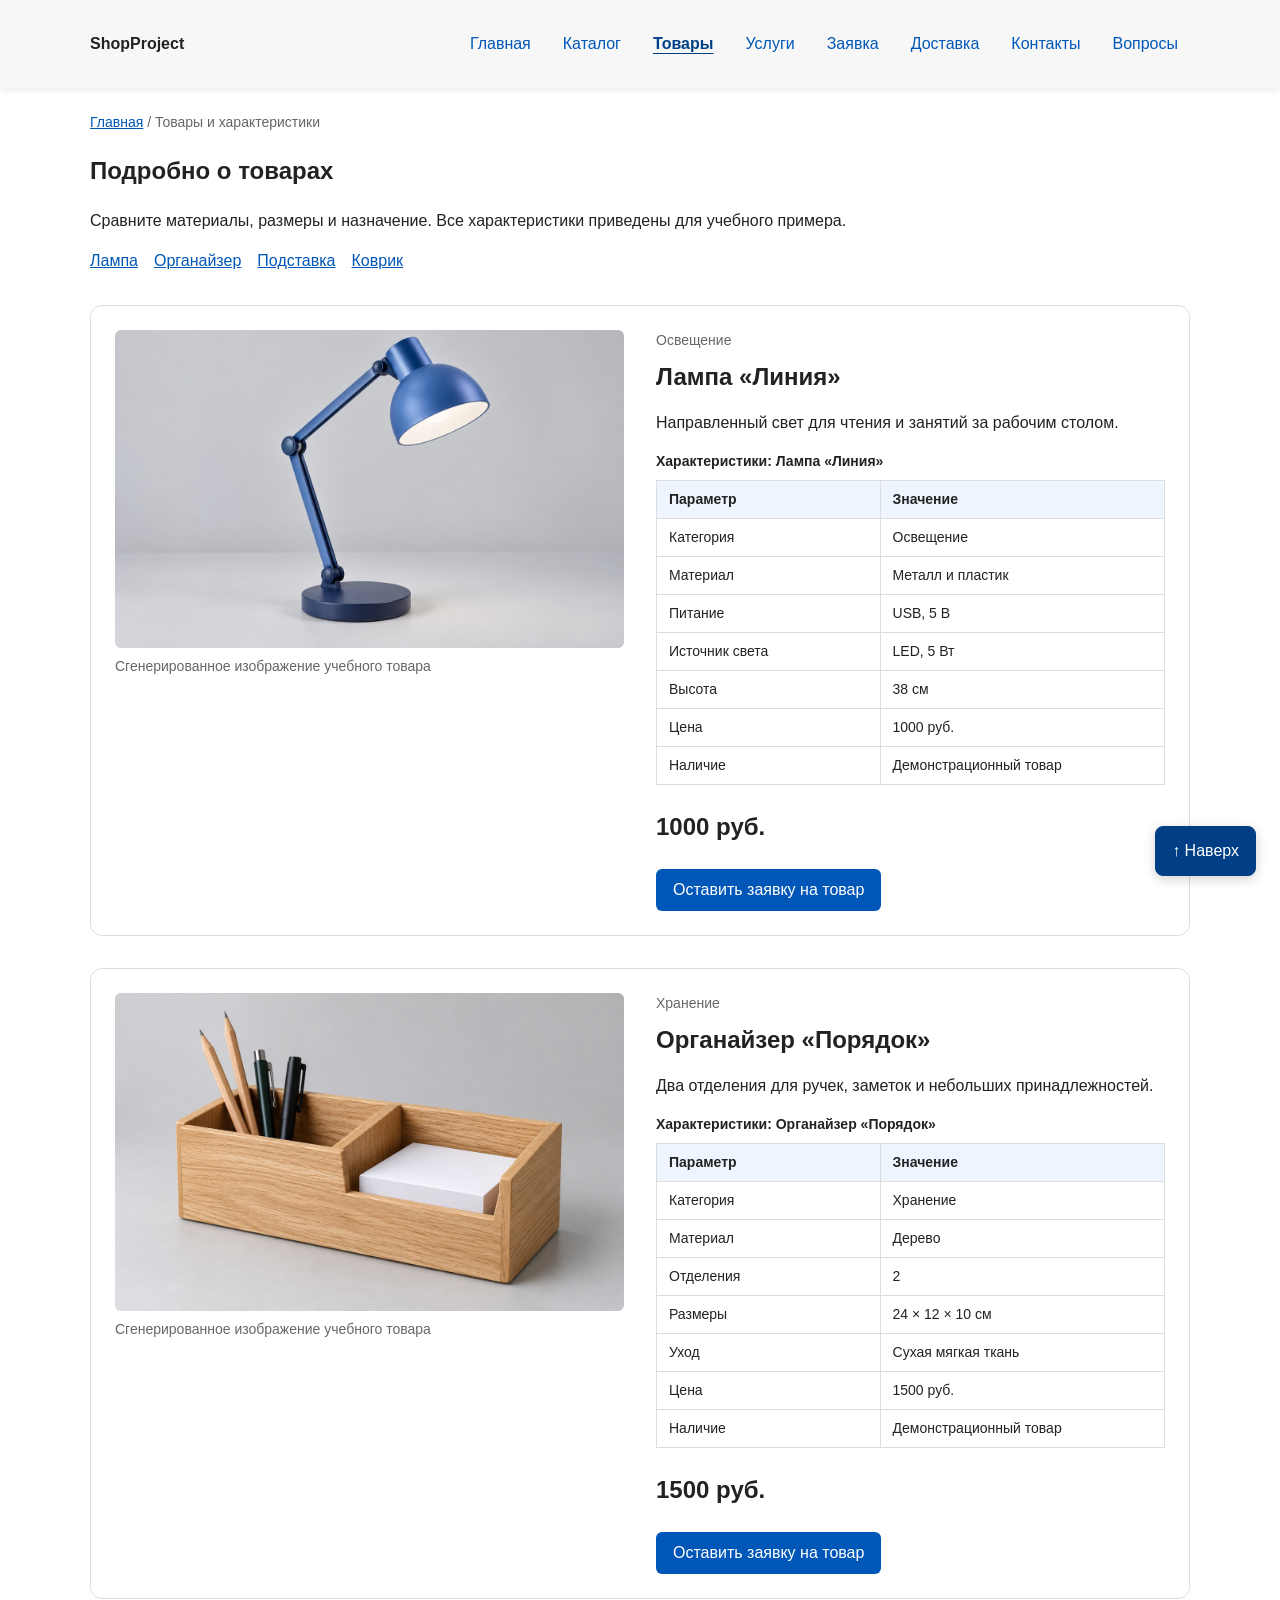
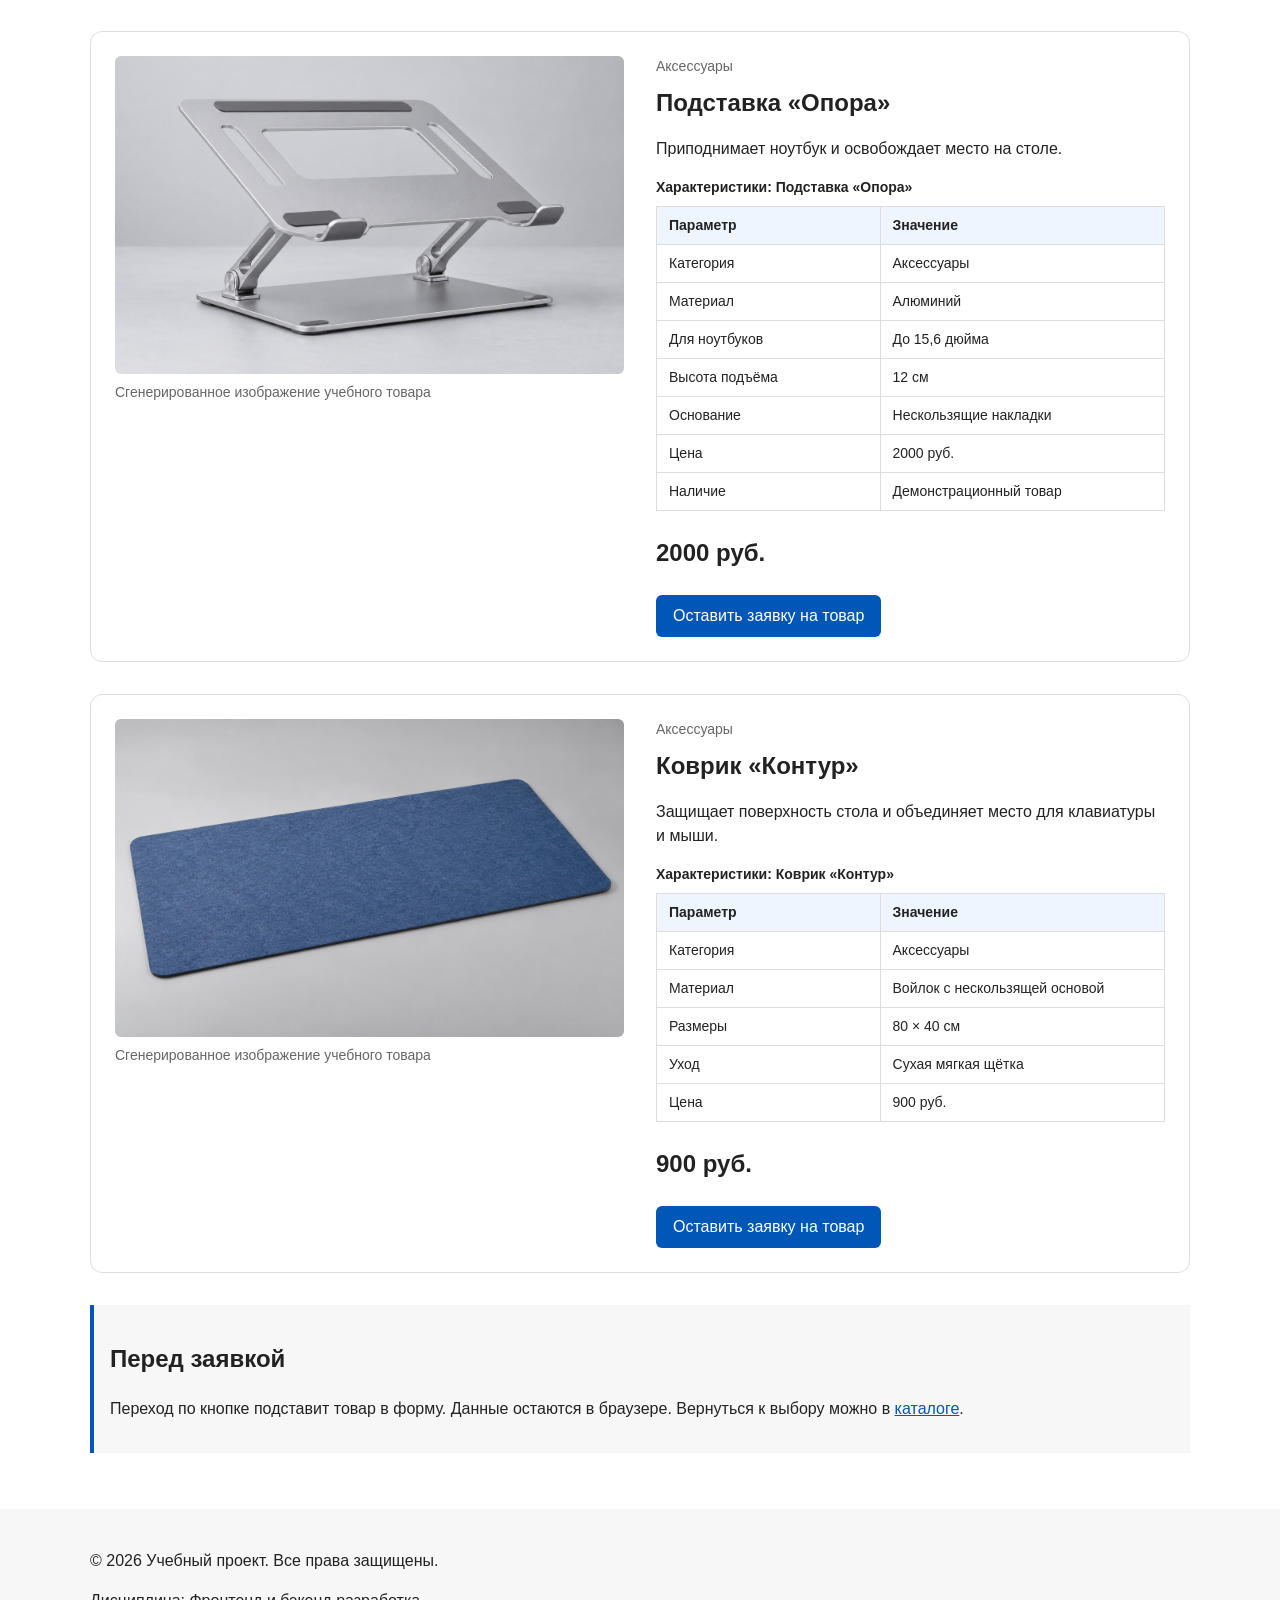
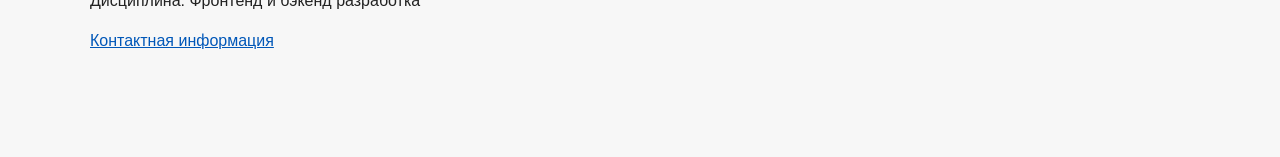
<file: product.html>
<!DOCTYPE html>
<html lang="ru">
<head>
  <meta charset="UTF-8">
  <meta name="viewport" content="width=device-width, initial-scale=1.0">
  <meta name="description" content="Изображения и характеристики лампы «Линия», органайзера «Порядок», подставки «Опора» и коврика «Контур».">
  <title>Товары и характеристики — ShopProject</title>
  <meta property="og:type" content="website">
  <meta property="og:locale" content="ru_RU">
  <meta property="og:site_name" content="ShopProject">
  <meta property="og:title" content="Товары и характеристики — ShopProject">
  <meta property="og:description" content="Изображения и характеристики лампы «Линия», органайзера «Порядок», подставки «Опора» и коврика «Контур».">
  <meta property="og:url" content="https://destroffik-code.github.io/kr1-html-css-shop/product.html">
  <meta property="og:image" content="https://destroffik-code.github.io/kr1-html-css-shop/images/preview.jpg">
  <meta property="og:image:width" content="1200">
  <meta property="og:image:height" content="630">
  <meta property="og:image:alt" content="ShopProject — учебный интернет-магазин">
  <link rel="stylesheet" href="css/style.css">
</head>
<body class="page" id="top">
  <a class="skip-link" href="#main-content">К содержимому</a>
  <header class="site-header">
    <div class="site-header__inner">
      <a class="site-header__logo" href="index.html">ShopProject</a>
      <nav class="site-nav" aria-label="Основная навигация">
        <ul class="site-nav__list">
          <li class="site-nav__item"><a class="site-nav__link" href="index.html">Главная</a></li>
          <li class="site-nav__item"><a class="site-nav__link" href="catalog.html">Каталог</a></li>
          <li class="site-nav__item"><a class="site-nav__link site-nav__link--active" href="product.html" aria-current="page">Товары</a></li>
          <li class="site-nav__item"><a class="site-nav__link" href="services.html">Услуги</a></li>
          <li class="site-nav__item"><a class="site-nav__link" href="order.html">Заявка</a></li>
          <li class="site-nav__item"><a class="site-nav__link" href="delivery.html">Доставка</a></li>
          <li class="site-nav__item"><a class="site-nav__link" href="contacts.html">Контакты</a></li>
          <li class="site-nav__item"><a class="site-nav__link" href="index.html#faq">Вопросы</a></li>
        </ul>
      </nav>
    </div>
  </header>
  <main class="page__main" id="main-content" tabindex="-1">
    <nav class="breadcrumbs" aria-label="Хлебные крошки">
      <a class="breadcrumbs__link" href="index.html">Главная</a>
      <span class="breadcrumbs__current" aria-current="page">Товары и характеристики</span>
    </nav>
    <section class="section">
      <h1 class="section__heading">Подробно о товарах</h1>
      <p>Сравните материалы, размеры и назначение. Все характеристики приведены для учебного примера.</p>
      <nav class="product-links" aria-label="Выбор товара">
        <a class="product-links__link" href="#lamp">Лампа</a>
        <a class="product-links__link" href="#organizer">Органайзер</a>
        <a class="product-links__link" href="#stand">Подставка</a>
        <a class="product-links__link" href="#mat">Коврик</a>
      </nav>
    </section>
    <article class="product-detail" id="lamp" aria-labelledby="lamp-title">
      <figure class="product-detail__figure">
        <img class="product-detail__image" src="images/lamp.jpg" alt="Синяя настольная лампа с шарнирной стойкой и круглым тёмным основанием" width="640" height="400" fetchpriority="high" decoding="async">
        <figcaption class="product-detail__caption">Сгенерированное изображение учебного товара</figcaption>
      </figure>
      <div class="product-detail__content">
        <p class="product-detail__category">Освещение</p>
        <h2 class="product-detail__title" id="lamp-title">Лампа «Линия»</h2>
        <p>Направленный свет для чтения и занятий за рабочим столом.</p>
        <table class="product-table">
          <caption class="product-table__caption">Характеристики: Лампа «Линия»</caption>
          <thead class="product-table__head"><tr><th class="product-table__cell" scope="col">Параметр</th><th class="product-table__cell" scope="col">Значение</th></tr></thead>
          <tbody>
                <tr><th class="product-table__cell product-table__cell--label" scope="row">Категория</th><td class="product-table__cell">Освещение</td></tr>
                <tr><th class="product-table__cell product-table__cell--label" scope="row">Материал</th><td class="product-table__cell">Металл и пластик</td></tr>
                <tr><th class="product-table__cell product-table__cell--label" scope="row">Питание</th><td class="product-table__cell">USB, 5 В</td></tr>
                <tr><th class="product-table__cell product-table__cell--label" scope="row">Источник света</th><td class="product-table__cell">LED, 5 Вт</td></tr>
                <tr><th class="product-table__cell product-table__cell--label" scope="row">Высота</th><td class="product-table__cell">38 см</td></tr>
                <tr><th class="product-table__cell product-table__cell--label" scope="row">Цена</th><td class="product-table__cell">1000 руб.</td></tr>
                <tr><th class="product-table__cell product-table__cell--label" scope="row">Наличие</th><td class="product-table__cell">Демонстрационный товар</td></tr>
          </tbody>
        </table>
        <p class="product-detail__price">1000 руб.</p>
        <a class="button button--primary" href="order.html?product=lamp">Оставить заявку на товар</a>
      </div>
    </article>

    <article class="product-detail" id="organizer" aria-labelledby="organizer-title">
      <figure class="product-detail__figure">
        <img class="product-detail__image" src="images/organizer.jpg" alt="Деревянный органайзер с двумя отделениями для карандашей, ручек и бумаги" width="640" height="400" loading="lazy" decoding="async">
        <figcaption class="product-detail__caption">Сгенерированное изображение учебного товара</figcaption>
      </figure>
      <div class="product-detail__content">
        <p class="product-detail__category">Хранение</p>
        <h2 class="product-detail__title" id="organizer-title">Органайзер «Порядок»</h2>
        <p>Два отделения для ручек, заметок и небольших принадлежностей.</p>
        <table class="product-table">
          <caption class="product-table__caption">Характеристики: Органайзер «Порядок»</caption>
          <thead class="product-table__head"><tr><th class="product-table__cell" scope="col">Параметр</th><th class="product-table__cell" scope="col">Значение</th></tr></thead>
          <tbody>
                <tr><th class="product-table__cell product-table__cell--label" scope="row">Категория</th><td class="product-table__cell">Хранение</td></tr>
                <tr><th class="product-table__cell product-table__cell--label" scope="row">Материал</th><td class="product-table__cell">Дерево</td></tr>
                <tr><th class="product-table__cell product-table__cell--label" scope="row">Отделения</th><td class="product-table__cell">2</td></tr>
                <tr><th class="product-table__cell product-table__cell--label" scope="row">Размеры</th><td class="product-table__cell">24 × 12 × 10 см</td></tr>
                <tr><th class="product-table__cell product-table__cell--label" scope="row">Уход</th><td class="product-table__cell">Сухая мягкая ткань</td></tr>
                <tr><th class="product-table__cell product-table__cell--label" scope="row">Цена</th><td class="product-table__cell">1500 руб.</td></tr>
                <tr><th class="product-table__cell product-table__cell--label" scope="row">Наличие</th><td class="product-table__cell">Демонстрационный товар</td></tr>
          </tbody>
        </table>
        <p class="product-detail__price">1500 руб.</p>
        <a class="button button--primary" href="order.html?product=organizer">Оставить заявку на товар</a>
      </div>
    </article>

    <article class="product-detail" id="stand" aria-labelledby="stand-title">
      <figure class="product-detail__figure">
        <img class="product-detail__image" src="images/stand.jpg" alt="Серебристая алюминиевая подставка для ноутбука с нескользящими накладками" width="640" height="400" loading="lazy" decoding="async">
        <figcaption class="product-detail__caption">Сгенерированное изображение учебного товара</figcaption>
      </figure>
      <div class="product-detail__content">
        <p class="product-detail__category">Аксессуары</p>
        <h2 class="product-detail__title" id="stand-title">Подставка «Опора»</h2>
        <p>Приподнимает ноутбук и освобождает место на столе.</p>
        <table class="product-table">
          <caption class="product-table__caption">Характеристики: Подставка «Опора»</caption>
          <thead class="product-table__head"><tr><th class="product-table__cell" scope="col">Параметр</th><th class="product-table__cell" scope="col">Значение</th></tr></thead>
          <tbody>
                <tr><th class="product-table__cell product-table__cell--label" scope="row">Категория</th><td class="product-table__cell">Аксессуары</td></tr>
                <tr><th class="product-table__cell product-table__cell--label" scope="row">Материал</th><td class="product-table__cell">Алюминий</td></tr>
                <tr><th class="product-table__cell product-table__cell--label" scope="row">Для ноутбуков</th><td class="product-table__cell">До 15,6 дюйма</td></tr>
                <tr><th class="product-table__cell product-table__cell--label" scope="row">Высота подъёма</th><td class="product-table__cell">12 см</td></tr>
                <tr><th class="product-table__cell product-table__cell--label" scope="row">Основание</th><td class="product-table__cell">Нескользящие накладки</td></tr>
                <tr><th class="product-table__cell product-table__cell--label" scope="row">Цена</th><td class="product-table__cell">2000 руб.</td></tr>
                <tr><th class="product-table__cell product-table__cell--label" scope="row">Наличие</th><td class="product-table__cell">Демонстрационный товар</td></tr>
          </tbody>
        </table>
        <p class="product-detail__price">2000 руб.</p>
        <a class="button button--primary" href="order.html?product=stand">Оставить заявку на товар</a>
      </div>
    </article>
    <article class="product-detail" id="mat" aria-labelledby="mat-title">
      <figure class="product-detail__figure">
        <img class="product-detail__image" src="images/mat.jpg" alt="Синий войлочный коврик с закруглёнными углами и тёмной нескользящей основой" width="640" height="400" loading="lazy" decoding="async">
        <figcaption class="product-detail__caption">Сгенерированное изображение учебного товара</figcaption>
      </figure>
      <div class="product-detail__content">
        <p class="product-detail__category">Аксессуары</p>
        <h2 class="product-detail__title" id="mat-title">Коврик «Контур»</h2>
        <p>Защищает поверхность стола и объединяет место для клавиатуры и мыши.</p>
        <table class="product-table">
          <caption class="product-table__caption">Характеристики: Коврик «Контур»</caption>
          <thead class="product-table__head"><tr><th class="product-table__cell" scope="col">Параметр</th><th class="product-table__cell" scope="col">Значение</th></tr></thead>
          <tbody>
            <tr><th class="product-table__cell product-table__cell--label" scope="row">Категория</th><td class="product-table__cell">Аксессуары</td></tr>
            <tr><th class="product-table__cell product-table__cell--label" scope="row">Материал</th><td class="product-table__cell">Войлок с нескользящей основой</td></tr>
            <tr><th class="product-table__cell product-table__cell--label" scope="row">Размеры</th><td class="product-table__cell">80 × 40 см</td></tr>
            <tr><th class="product-table__cell product-table__cell--label" scope="row">Уход</th><td class="product-table__cell">Сухая мягкая щётка</td></tr>
            <tr><th class="product-table__cell product-table__cell--label" scope="row">Цена</th><td class="product-table__cell">900 руб.</td></tr>
          </tbody>
        </table>
        <p class="product-detail__price">900 руб.</p>
        <a class="button button--primary" href="order.html?product=mat">Оставить заявку на товар</a>
      </div>
    </article>
    <aside class="aside-info">
      <h2 class="aside-info__title">Перед заявкой</h2>
      <p>Переход по кнопке подставит товар в форму. Данные остаются в браузере.
        Вернуться к выбору можно в <a href="catalog.html">каталоге</a>.</p>
    </aside>
  </main>
  <footer class="site-footer">
    <div class="site-footer__inner">
      <p>&copy; 2026 Учебный проект. Все права защищены.</p>
      <p>Дисциплина: Фронтенд и бэкенд разработка</p>
      <p><a href="contacts.html">Контактная информация</a></p>
    </div>
  </footer>
  <a class="back-to-top" href="#top" aria-label="Наверх страницы">↑ Наверх</a>

</body>
</html>
</file>
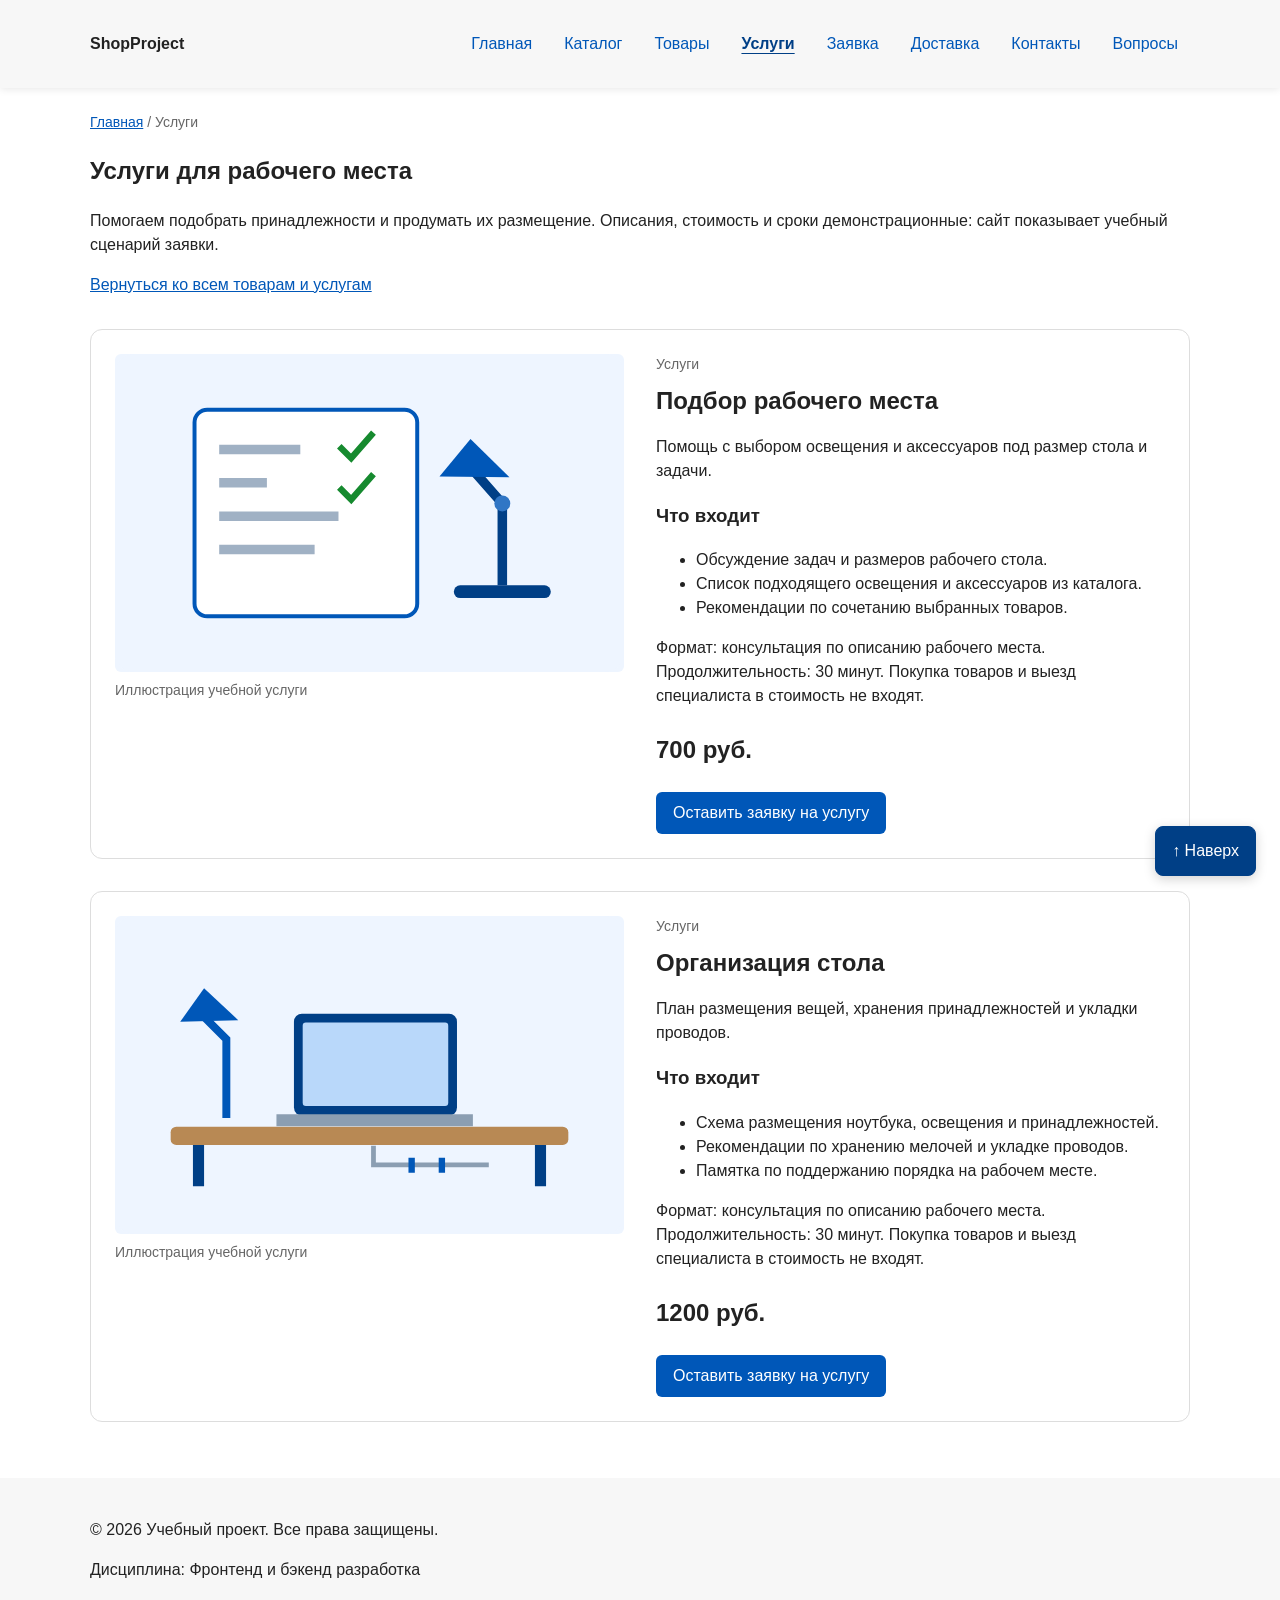
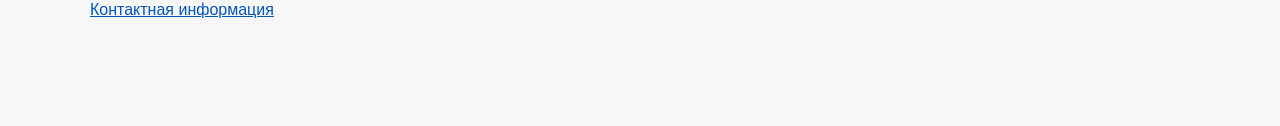
<file: services.html>
<!DOCTYPE html>
<html lang="ru">
<head>
  <meta charset="UTF-8">
  <meta name="viewport" content="width=device-width, initial-scale=1.0">
  <meta name="description" content="Подбор принадлежностей и организация рабочего стола: состав услуг, формат консультации и стоимость.">
  <title>Услуги — ShopProject</title>
  <meta property="og:type" content="website">
  <meta property="og:locale" content="ru_RU">
  <meta property="og:site_name" content="ShopProject">
  <meta property="og:title" content="Услуги — ShopProject">
  <meta property="og:description" content="Подбор принадлежностей и организация рабочего стола: состав услуг, формат консультации и стоимость.">
  <meta property="og:url" content="https://destroffik-code.github.io/kr1-html-css-shop/services.html">
  <meta property="og:image" content="https://destroffik-code.github.io/kr1-html-css-shop/images/preview.jpg">
  <meta property="og:image:width" content="1200">
  <meta property="og:image:height" content="630">
  <meta property="og:image:alt" content="ShopProject — учебный интернет-магазин">
  <link rel="stylesheet" href="css/style.css">
</head>
<body class="page" id="top">
  <a class="skip-link" href="#main-content">К содержимому</a>
  <header class="site-header">
    <div class="site-header__inner">
      <a class="site-header__logo" href="index.html">ShopProject</a>
      <nav class="site-nav" aria-label="Основная навигация">
        <ul class="site-nav__list">
          <li class="site-nav__item"><a class="site-nav__link" href="index.html">Главная</a></li>
          <li class="site-nav__item"><a class="site-nav__link" href="catalog.html">Каталог</a></li>
          <li class="site-nav__item"><a class="site-nav__link" href="product.html">Товары</a></li>
          <li class="site-nav__item"><a class="site-nav__link site-nav__link--active" href="services.html" aria-current="page">Услуги</a></li>
          <li class="site-nav__item"><a class="site-nav__link" href="order.html">Заявка</a></li>
          <li class="site-nav__item"><a class="site-nav__link" href="delivery.html">Доставка</a></li>
          <li class="site-nav__item"><a class="site-nav__link" href="contacts.html">Контакты</a></li>
          <li class="site-nav__item"><a class="site-nav__link" href="index.html#faq">Вопросы</a></li>
        </ul>
      </nav>
    </div>
  </header>
  <main class="page__main" id="main-content" tabindex="-1">
    <nav class="breadcrumbs" aria-label="Хлебные крошки">
      <a class="breadcrumbs__link" href="index.html">Главная</a>
      <span class="breadcrumbs__current" aria-current="page">Услуги</span>
    </nav>
    <section class="section">
      <h1 class="section__heading">Услуги для рабочего места</h1>
      <p>Помогаем подобрать принадлежности и продумать их размещение. Описания, стоимость и сроки демонстрационные: сайт показывает учебный сценарий заявки.</p>
      <p><a href="catalog.html">Вернуться ко всем товарам и услугам</a></p>
    </section>
    <article class="product-detail" id="selection" aria-labelledby="selection-title">
      <figure class="product-detail__figure">
        <img class="product-detail__image" src="images/selection.svg" alt="План рабочего места с лампой и списком подобранных принадлежностей" width="640" height="400" loading="lazy" decoding="async">
        <figcaption class="product-detail__caption">Иллюстрация учебной услуги</figcaption>
      </figure>
      <div class="product-detail__content">
        <p class="product-detail__category">Услуги</p>
        <h2 class="product-detail__title" id="selection-title">Подбор рабочего места</h2>
        <p>Помощь с выбором освещения и аксессуаров под размер стола и задачи.</p>
        <h3>Что входит</h3>
        <ul>
          <li>Обсуждение задач и размеров рабочего стола.</li>
          <li>Список подходящего освещения и аксессуаров из каталога.</li>
          <li>Рекомендации по сочетанию выбранных товаров.</li>
        </ul>
        <p>Формат: консультация по описанию рабочего места. Продолжительность: 30 минут. Покупка товаров и выезд специалиста в стоимость не входят.</p>
        <p class="product-detail__price">700 руб.</p>
        <a class="button button--primary" href="order.html?product=selection">Оставить заявку на услугу</a>
      </div>
    </article>
    <article class="product-detail" id="setup" aria-labelledby="setup-title">
      <figure class="product-detail__figure">
        <img class="product-detail__image" src="images/setup.svg" alt="Рабочий стол с ноутбуком, лампой и аккуратно уложенными проводами" width="640" height="400" loading="lazy" decoding="async">
        <figcaption class="product-detail__caption">Иллюстрация учебной услуги</figcaption>
      </figure>
      <div class="product-detail__content">
        <p class="product-detail__category">Услуги</p>
        <h2 class="product-detail__title" id="setup-title">Организация стола</h2>
        <p>План размещения вещей, хранения принадлежностей и укладки проводов.</p>
        <h3>Что входит</h3>
        <ul>
          <li>Схема размещения ноутбука, освещения и принадлежностей.</li>
          <li>Рекомендации по хранению мелочей и укладке проводов.</li>
          <li>Памятка по поддержанию порядка на рабочем месте.</li>
        </ul>
        <p>Формат: консультация по описанию рабочего места. Продолжительность: 30 минут. Покупка товаров и выезд специалиста в стоимость не входят.</p>
        <p class="product-detail__price">1200 руб.</p>
        <a class="button button--primary" href="order.html?product=setup">Оставить заявку на услугу</a>
      </div>
    </article>
  </main>
  <footer class="site-footer">
    <div class="site-footer__inner">
      <p>&copy; 2026 Учебный проект. Все права защищены.</p>
      <p>Дисциплина: Фронтенд и бэкенд разработка</p>
      <p><a href="contacts.html">Контактная информация</a></p>
    </div>
  </footer>
  <a class="back-to-top" href="#top" aria-label="Наверх страницы">↑ Наверх</a>

</body>
</html>
</file>
<file: css/style.css>
/* 1. Дизайн-токены проекта. */
:root {
  --color-bg: #ffffff;
  --color-text: #222222;
  --color-muted: #666666;
  --color-primary: #0057b8;
  --color-primary-dark: #003f86;
  --color-primary-pressed: #002d61;
  --color-border: #dddddd;
  --color-surface: #f7f7f7;
  --color-surface-accent: #eef5ff;
  --color-field-muted: #eeeeee;
  --color-danger: #b00020;
  --color-success: #168a2f;
  --color-success-bg: #eefaf0;
  --color-white: #ffffff;
  --color-backdrop: rgba(0, 0, 0, 0.5);

  --space-xs: 4px;
  --space-sm: 8px;
  --space-md: 16px;
  --space-lg: 24px;
  --space-xl: 32px;

  --radius-sm: 6px;
  --radius-md: 8px;
  --radius-lg: 12px;
  --container-width: 1100px;
  --motion-factor: 1;
  --header-height: 88px;
}

/* 2. Сброс и общие правила документа. Компоненты оформляются классами. */
* {
  box-sizing: border-box;
}

html {
  scroll-behavior: smooth;
  scroll-padding-top: var(--header-height);
}

.page {
  margin: 0;
  padding-top: var(--header-height);
  font-family: Arial, sans-serif;
  line-height: 1.5;
  color: var(--color-text);
  background-color: var(--color-bg);
}

.page__main {
  padding: var(--space-lg);
}

a {
  color: var(--color-primary);
}

a:hover {
  color: var(--color-primary-dark);
}

a:focus-visible {
  outline: 2px solid var(--color-primary);
  outline-offset: 3px;
}

:target {
  outline: 2px dashed var(--color-primary);
  outline-offset: 4px;
}

/* 3. Шапка и самостоятельный блок навигации. */
.site-header {
  position: fixed;
  top: 0;
  right: 0;
  left: 0;
  z-index: 15;
  height: var(--header-height);
  padding: var(--space-lg);
  background-color: var(--color-surface);
  box-shadow: 0 1px 8px rgba(0, 0, 0, 0.1);
}

.site-header__inner {
  display: flex;
  align-items: center;
  justify-content: space-between;
  gap: var(--space-md);
  max-width: var(--container-width);
  height: 100%;
  margin: 0 auto;
}

.site-header__logo {
  font-weight: bold;
  text-decoration: none;
  color: var(--color-text);
}

.site-nav__list {
  display: flex;
  flex-wrap: wrap;
  justify-content: center;
  align-items: center;
  gap: var(--space-sm);
  padding: 0;
  margin: 0;
  list-style: none;
}

.site-nav__item {
  margin: 0;
}

.site-nav__link {
  display: inline-block;
  padding: var(--space-sm) 12px;
  color: var(--color-primary);
  text-decoration: none;
  border-radius: var(--radius-sm);
}

.site-nav__link--active {
  color: var(--color-primary-dark);
  font-weight: bold;
  text-decoration: underline;
  text-underline-offset: 4px;
}

.site-nav__link:hover {
  color: var(--color-white);
  background-color: var(--color-primary);
}

.site-nav__link:focus-visible {
  outline: 2px solid var(--color-primary);
  outline-offset: 3px;
}

/* 4. Разделы страниц и хлебные крошки. */
.hero {
  max-width: var(--container-width);
  margin: 0 auto var(--space-xl);
  padding: var(--space-xl) var(--space-lg);
  background-color: var(--color-surface-accent);
  border-radius: var(--radius-lg);
}

.hero__link {
  display: inline-block;
  margin: var(--space-sm);
}

.section {
  max-width: var(--container-width);
  margin: 0 auto var(--space-xl);
  scroll-margin-top: var(--space-lg);
}

.section__title {
  margin-top: 0;
}

.breadcrumbs {
  max-width: var(--container-width);
  margin: 0 auto var(--space-md);
  font-size: 14px;
  color: var(--color-muted);
}

.breadcrumbs__link {
  color: var(--color-primary);
}

.breadcrumbs__current::before {
  content: " / ";
  color: var(--color-muted);
}

.aside-info {
  max-width: var(--container-width);
  margin: 0 auto var(--space-xl);
  padding: var(--space-md);
  border-left: 4px solid var(--color-primary);
  background-color: var(--color-surface);
}

.contact-details {
  font-style: normal;
}

.contact-details__item {
  margin-bottom: var(--space-sm);
}

/* 5. Grid управляет раскладкой, карточка не зависит от страницы. */
.products-grid {
  display: grid;
  grid-template-columns: repeat(3, minmax(0, 1fr));
  gap: var(--space-lg);
}

.product-card {
  position: relative;
  display: flex;
  flex-direction: column;
  gap: var(--space-sm);
  min-width: 0;
  padding: var(--space-md);
  border: 1px solid var(--color-border);
  border-radius: var(--radius-md);
  background-color: var(--color-bg);
  overflow-wrap: anywhere;
  transition: background-color 160ms ease, border-color 160ms ease, box-shadow 160ms ease, transform 160ms ease;
}

.product-card--featured {
  border-color: var(--color-primary);
}

.product-card__title,
.product-card__description,
.product-card__price {
  margin: 0;
}

.product-card__button {
  align-self: flex-start;
  margin-top: auto;
}

/* 6. Каталог и его фильтры. */
.catalog-layout {
  display: grid;
  grid-template-columns: 260px minmax(0, 1fr);
  grid-template-areas: "filters products";
  align-items: start;
  gap: var(--space-lg);
  max-width: var(--container-width);
  margin: 0 auto var(--space-xl);
}

.catalog-filters {
  grid-area: filters;
  position: sticky;
  top: calc(var(--header-height) + var(--space-lg));
  max-height: calc(100dvh - var(--header-height) - 2 * var(--space-lg));
  overflow-y: auto;
  min-width: 0;
  padding: var(--space-md);
  border: 1px solid var(--color-border);
  border-radius: var(--radius-md);
  background-color: var(--color-surface);
}

.catalog-products {
  grid-area: products;
  min-width: 0;
}

.catalog-filters__title,
.catalog-products__title {
  margin-top: 0;
}

.catalog-filters__note {
  color: var(--color-muted);
  font-size: 14px;
}

.catalog-filters__form {
  display: grid;
  gap: var(--space-md);
}

.catalog-filters__group {
  min-width: 0;
  margin: 0;
  padding: var(--space-md);
  border: 1px solid var(--color-border);
  border-radius: var(--radius-sm);
}

.catalog-filters__legend {
  font-weight: 700;
}

.catalog-filters__label {
  display: block;
  margin-bottom: var(--space-sm);
}

.catalog-filters__label--range-end {
  margin-top: var(--space-sm);
}

.catalog-filters__input {
  width: 100%;
  padding: var(--space-sm) 10px;
  border: 1px solid var(--color-border);
  border-radius: var(--radius-sm);
  background-color: var(--color-bg);
  color: var(--color-text);
  font: inherit;
}

.catalog-filters__input:focus-visible,
.catalog-filters__checkbox:focus-visible {
  outline: 2px solid var(--color-primary);
  outline-offset: 3px;
}

.catalog-filters__button {
  justify-self: start;
}

/* 7. Общий блок кнопки и его варианты. */
.button {
  display: inline-block;
  padding: var(--space-sm) var(--space-md);
  border: 1px solid transparent;
  border-radius: var(--radius-sm);
  font: inherit;
  text-decoration: none;
  cursor: pointer;
  transition: color 160ms ease, background-color 160ms ease, border-color 160ms ease, box-shadow 160ms ease, transform 160ms ease;
}

.button--primary {
  color: var(--color-white);
  background-color: var(--color-primary);
}

.button--secondary {
  color: var(--color-primary);
  background-color: transparent;
  border: 1px solid var(--color-primary);
}

.button:focus-visible {
  outline: 3px solid var(--color-primary);
  outline-offset: 3px;
  box-shadow: 0 0 0 3px var(--color-white);
}

.button:active:not(:disabled) {
  color: var(--color-white);
  background-color: var(--color-primary-pressed);
  border-color: var(--color-primary-pressed);
  transform: translateY(calc(1px * var(--motion-factor)));
  box-shadow: inset 0 2px 4px rgba(0, 0, 0, 0.25);
}

.button:disabled,
.button:disabled:hover,
.button:disabled:active {
  color: var(--color-muted);
  background-color: var(--color-field-muted);
  border-color: var(--color-border);
  cursor: not-allowed;
  transform: none;
  outline: none;
  box-shadow: none;
}

/* 8. Модальное окно и независимая форма. */
.order-dialog {
  width: min(100% - 32px, 560px);
  padding: var(--space-lg);
  border: none;
  border-radius: var(--radius-lg);
}

.order-dialog::backdrop {
  background-color: var(--color-backdrop);
}

.order-dialog__title {
  margin-top: 0;
}

.order-form__field {
  margin-bottom: var(--space-md);
}

.order-form__label {
  display: block;
  margin-bottom: var(--space-xs);
}

.order-form__input,
.order-form__select,
.order-form__textarea {
  width: 100%;
  padding: 10px 12px;
  border: 1px solid var(--order-field-border, var(--color-border));
  border-radius: var(--radius-sm);
  background-color: var(--order-field-bg, var(--color-white));
  font: inherit;
}

.order-form__input--checkbox {
  width: auto;
  background-color: var(--color-white);
}

.order-form__hint {
  display: block;
  margin-top: var(--space-xs);
  color: var(--color-muted);
}

/* Контекст фокуса передаётся через переменные, без цепочек вложенных селекторов. */
.order-form:has(:is(.order-form__input:not(.order-form__input--checkbox), .order-form__select, .order-form__textarea):focus) {
  --order-field-bg: var(--color-field-muted);
  --order-field-border: var(--color-muted);
}

:is(.order-form__input, .order-form__select, .order-form__textarea):where(:focus) {
  border-color: var(--color-primary);
  background-color: var(--color-white);
}

.order-form__input:focus-visible,
.order-form__select:focus-visible,
.order-form__textarea:focus-visible {
  outline: 2px solid var(--color-primary);
  outline-offset: 3px;
}

.order-form__input--error,
.order-form__select--error,
.order-form__textarea--error {
  border-color: var(--color-danger);
}

.order-form__input--checkbox.order-form__input--error {
  outline: 2px solid var(--color-danger);
  outline-offset: 3px;
}

.order-form__actions {
  display: flex;
  gap: var(--space-md);
  margin-top: var(--space-lg);
  flex-wrap: wrap;
}

.success-message {
  max-width: var(--container-width);
  margin: var(--space-lg) auto;
  padding: var(--space-md);
  border-left: 4px solid var(--color-success);
  background-color: var(--color-success-bg);
}

/* 9. Подвал. */
.site-footer {
  padding: var(--space-lg) var(--space-lg) 88px;
  background-color: var(--color-surface);
  scroll-margin-top: var(--space-lg);
}

.site-footer__inner {
  max-width: var(--container-width);
  margin: 0 auto;
}

/* 10. Иллюстрации, отзывы и дополнения практики №8. */
.skip-link {
  position: fixed;
  top: var(--space-sm);
  left: var(--space-md);
  z-index: 30;
  padding: var(--space-sm) var(--space-md);
  color: var(--color-white);
  background-color: var(--color-primary-dark);
  transform: translateY(-200%);
}

.skip-link:focus-visible {
  transform: translateY(0);
}

.hero__eyebrow {
  margin-top: 0;
  color: var(--color-primary-dark);
  font-size: 14px;
  font-weight: 700;
}

.hero__description {
  max-width: 720px;
}

.product-card:focus-within {
  border-color: var(--color-primary);
  background-color: var(--color-surface-accent);
  box-shadow: 0 0 0 2px var(--color-primary);
}

.product-card:active {
  border-color: var(--color-primary-pressed);
  background-color: var(--color-surface-accent);
  box-shadow: inset 0 0 0 1px var(--color-primary-pressed);
  transform: translateY(0);
}

.product-card__badge {
  position: absolute;
  top: var(--space-lg);
  right: var(--space-lg);
  z-index: 1;
  padding: var(--space-xs) var(--space-sm);
  color: var(--color-white);
  background-color: var(--color-primary-dark);
  border-radius: var(--radius-sm);
  font-size: 13px;
  font-weight: 700;
  pointer-events: none;
}

.product-card__image-link {
  display: block;
  border-radius: var(--radius-sm);
}

.product-card__image,
.product-detail__image {
  display: block;
  width: 100%;
  height: auto;
  aspect-ratio: 8 / 5;
  object-fit: contain;
  border-radius: var(--radius-sm);
  background-color: var(--color-surface-accent);
}

.product-card__category,
.product-detail__category {
  margin: 0;
  color: var(--color-muted);
  font-size: 14px;
}

.product-card__title-link {
  color: var(--color-text);
  text-decoration: none;
}

.product-card__title-link:hover {
  color: var(--color-primary);
  text-decoration: underline;
}

.product-card__price {
  font-weight: 700;
}

.reviews-grid {
  display: grid;
  grid-template-columns: repeat(3, minmax(0, 1fr));
  gap: var(--space-lg);
}

.review-card {
  display: flex;
  flex-direction: column;
  padding: var(--space-lg);
  border: 1px solid var(--color-border);
  border-radius: var(--radius-md);
  background-color: var(--color-surface);
}

.review-card__title {
  margin: 0;
  font-size: 18px;
}

.review-card__rating {
  margin: var(--space-sm) 0;
  color: var(--color-primary-dark);
  letter-spacing: 2px;
}

.review-card__quote {
  margin: 0 0 var(--space-md);
}

.review-card__author {
  margin: auto 0 var(--space-sm);
  color: var(--color-muted);
  font-size: 14px;
}

.review-card__link {
  align-self: flex-start;
}

.back-to-top {
  position: fixed;
  right: var(--space-lg);
  bottom: var(--space-lg);
  z-index: 20;
  padding: 12px var(--space-md);
  border: 1px solid var(--color-primary-dark);
  border-radius: var(--radius-md);
  color: var(--color-white);
  background-color: var(--color-primary-dark);
  text-decoration: none;
  box-shadow: 0 3px 12px rgba(0, 0, 0, 0.18);
  transition: background-color 160ms ease, box-shadow 160ms ease, transform 160ms ease;
}

.back-to-top:focus-visible {
  outline: 3px solid var(--color-primary);
  outline-offset: 3px;
}

.back-to-top:active {
  color: var(--color-white);
  background-color: var(--color-primary-pressed);
  transform: translateY(calc(1px * var(--motion-factor)));
  box-shadow: inset 0 2px 4px rgba(0, 0, 0, 0.25);
}

/* Подъём и тень при наведении нужны только устройствам с точным указателем. */
@media (hover: hover) and (pointer: fine) {
  .button--primary:hover:not(:disabled):not(:active) {
    color: var(--color-white);
    background-color: var(--color-primary-dark);
    box-shadow: 0 4px 10px rgba(0, 57, 120, 0.2);
    transform: translateY(calc(-2px * var(--motion-factor)));
  }

  .button--secondary:hover:not(:disabled):not(:active) {
    color: var(--color-white);
    background-color: var(--color-primary);
    box-shadow: 0 4px 10px rgba(0, 57, 120, 0.2);
    transform: translateY(calc(-2px * var(--motion-factor)));
  }

  .product-card:hover:not(:active) {
    border-color: var(--color-primary);
    box-shadow: 0 8px 24px rgba(0, 57, 120, 0.18);
    transform: translateY(calc(-4px * var(--motion-factor)));
  }

  .product-card:focus-within:hover:not(:active) {
    box-shadow: 0 0 0 2px var(--color-primary), 0 8px 24px rgba(0, 57, 120, 0.18);
  }

  .back-to-top:hover:not(:active) {
    color: var(--color-white);
    background-color: var(--color-primary);
    transform: translateY(calc(-2px * var(--motion-factor)));
  }
}

.product-links,
.action-list {
  display: flex;
  flex-wrap: wrap;
  align-items: center;
  gap: var(--space-md);
}

.product-detail {
  display: grid;
  grid-template-columns: minmax(0, 1fr) minmax(0, 1fr);
  gap: var(--space-xl);
  max-width: var(--container-width);
  margin: 0 auto var(--space-xl);
  padding: var(--space-lg);
  border: 1px solid var(--color-border);
  border-radius: var(--radius-lg);
  scroll-margin-top: var(--space-lg);
}

.product-detail__figure {
  min-width: 0;
  margin: 0;
}

.product-detail__caption {
  margin-top: var(--space-sm);
  color: var(--color-muted);
  font-size: 14px;
}

.product-detail__content {
  min-width: 0;
}

.product-detail__title {
  margin: var(--space-sm) 0;
}

.product-detail__price {
  font-size: 24px;
  font-weight: 700;
}

.product-table {
  width: 100%;
  border-collapse: collapse;
  font-size: 14px;
}

.product-table__caption {
  margin-bottom: var(--space-sm);
  text-align: left;
  font-weight: 700;
}

.product-table__head {
  background-color: var(--color-surface-accent);
}

.product-table__cell {
  padding: var(--space-sm) 12px;
  border: 1px solid var(--color-border);
  text-align: left;
  vertical-align: top;
  overflow-wrap: anywhere;
}

.product-table__cell--label {
  width: 44%;
  font-weight: 400;
}

.order-layout {
  display: grid;
  grid-template-columns: minmax(0, 2fr) minmax(0, 1fr);
  align-items: start;
  gap: var(--space-xl);
}

.order-form--page,
.order-help {
  min-width: 0;
  padding: var(--space-lg);
  border: 1px solid var(--color-border);
  border-radius: var(--radius-lg);
}

.order-help {
  background-color: var(--color-surface-accent);
}

.order-help__title {
  margin-top: 0;
}

.order-help__steps {
  padding-left: var(--space-lg);
}

.order-dialog__product {
  color: var(--color-primary-dark);
  font-weight: 700;
}

/* FAQ раскрывается штатным элементом details, без JavaScript. */
.faq {
  display: grid;
  gap: var(--space-md);
}

.faq__item {
  padding: var(--space-md);
  border: 1px solid var(--color-border);
  border-radius: var(--radius-md);
  background-color: var(--color-surface);
}

.faq__question {
  cursor: pointer;
  font-weight: 700;
}

.faq__question:hover {
  color: var(--color-primary);
}

.faq__question:focus-visible {
  outline: 2px solid var(--color-primary);
  outline-offset: 4px;
}

.faq__item[open] {
  border-color: var(--color-primary);
}

.faq__answer {
  margin-bottom: 0;
}

/* 11. Раскладка на узких экранах и уменьшение движения. */
@media (max-width: 1100px) {
  :root {
    --header-height: 152px;
  }

  .site-header {
    padding: var(--space-md) var(--space-lg);
  }

  .site-header__inner {
    display: grid;
    grid-template-columns: minmax(0, 1fr);
    align-content: center;
    gap: var(--space-sm);
  }

  .site-header__logo {
    justify-self: start;
  }

  .site-nav__list {
    display: grid;
    grid-template-columns: repeat(4, minmax(0, 1fr));
  }

  .site-nav__link {
    display: block;
    text-align: center;
    white-space: nowrap;
  }
}

@media (max-width: 800px) {
  .products-grid {
    grid-template-columns: repeat(2, minmax(0, 1fr));
  }

  .catalog-layout {
    grid-template-columns: minmax(0, 1fr);
    grid-template-areas: "filters" "products";
  }

  .product-detail,
  .order-layout,
  .reviews-grid {
    grid-template-columns: minmax(0, 1fr);
  }

  .catalog-filters {
    position: static;
    max-height: none;
    overflow-y: visible;
  }

  .section,
  .product-detail {
    scroll-margin-top: var(--space-md);
  }
}

@media (max-width: 540px) {
  :root {
    --header-height: 200px;
  }

  .site-nav__list {
    grid-template-columns: repeat(3, minmax(0, 1fr));
  }

  .site-header,
  .page__main {
    padding: var(--space-md);
  }

  .products-grid {
    grid-template-columns: 1fr;
  }

  .site-footer {
    padding: var(--space-md) var(--space-md) 88px;
  }

  .product-detail,
  .order-form--page {
    padding: var(--space-md);
  }

  .back-to-top {
    right: var(--space-md);
    bottom: var(--space-md);
  }

  .section {
    scroll-margin-top: var(--space-md);
  }
}

@media (prefers-reduced-motion: reduce) {
  :root {
    --motion-factor: 0;
  }

  html {
    scroll-behavior: auto;
  }

  .button,
  .product-card,
  .back-to-top {
    transition: none;
  }
}
</file>
